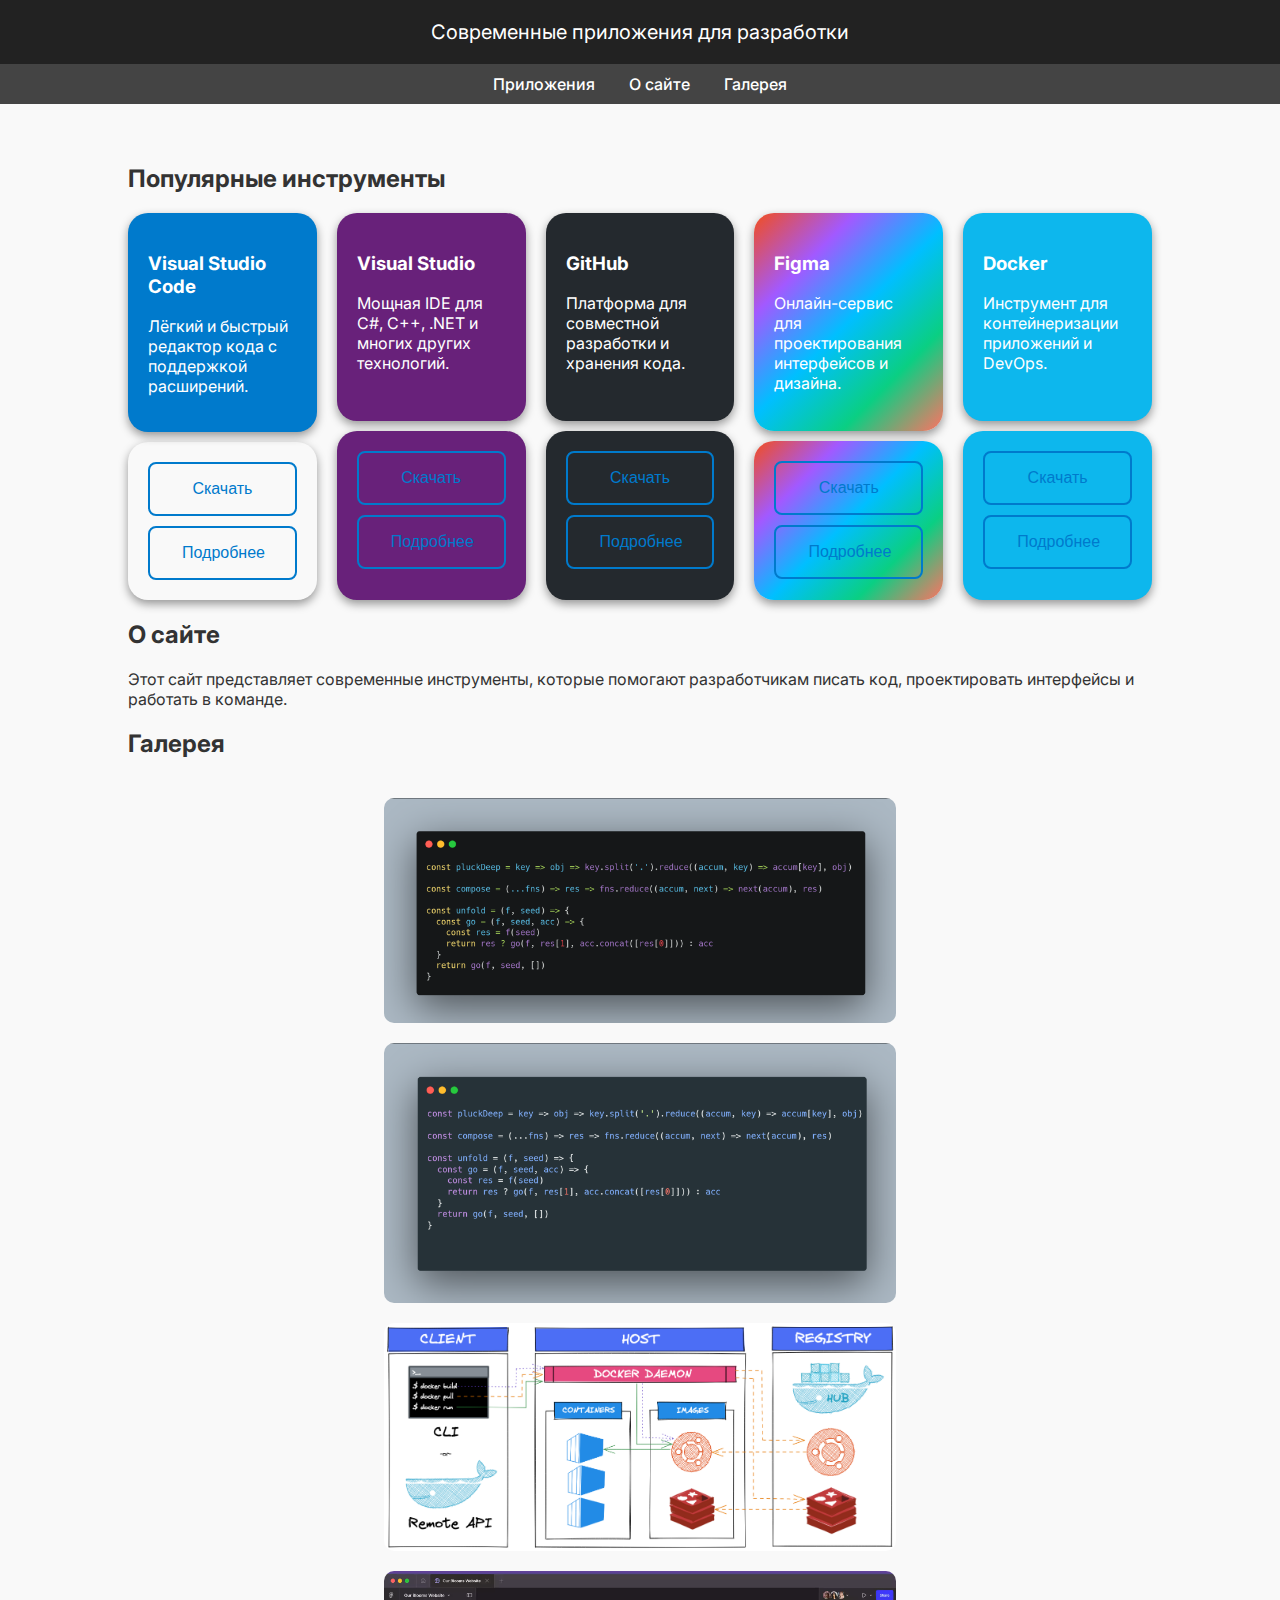
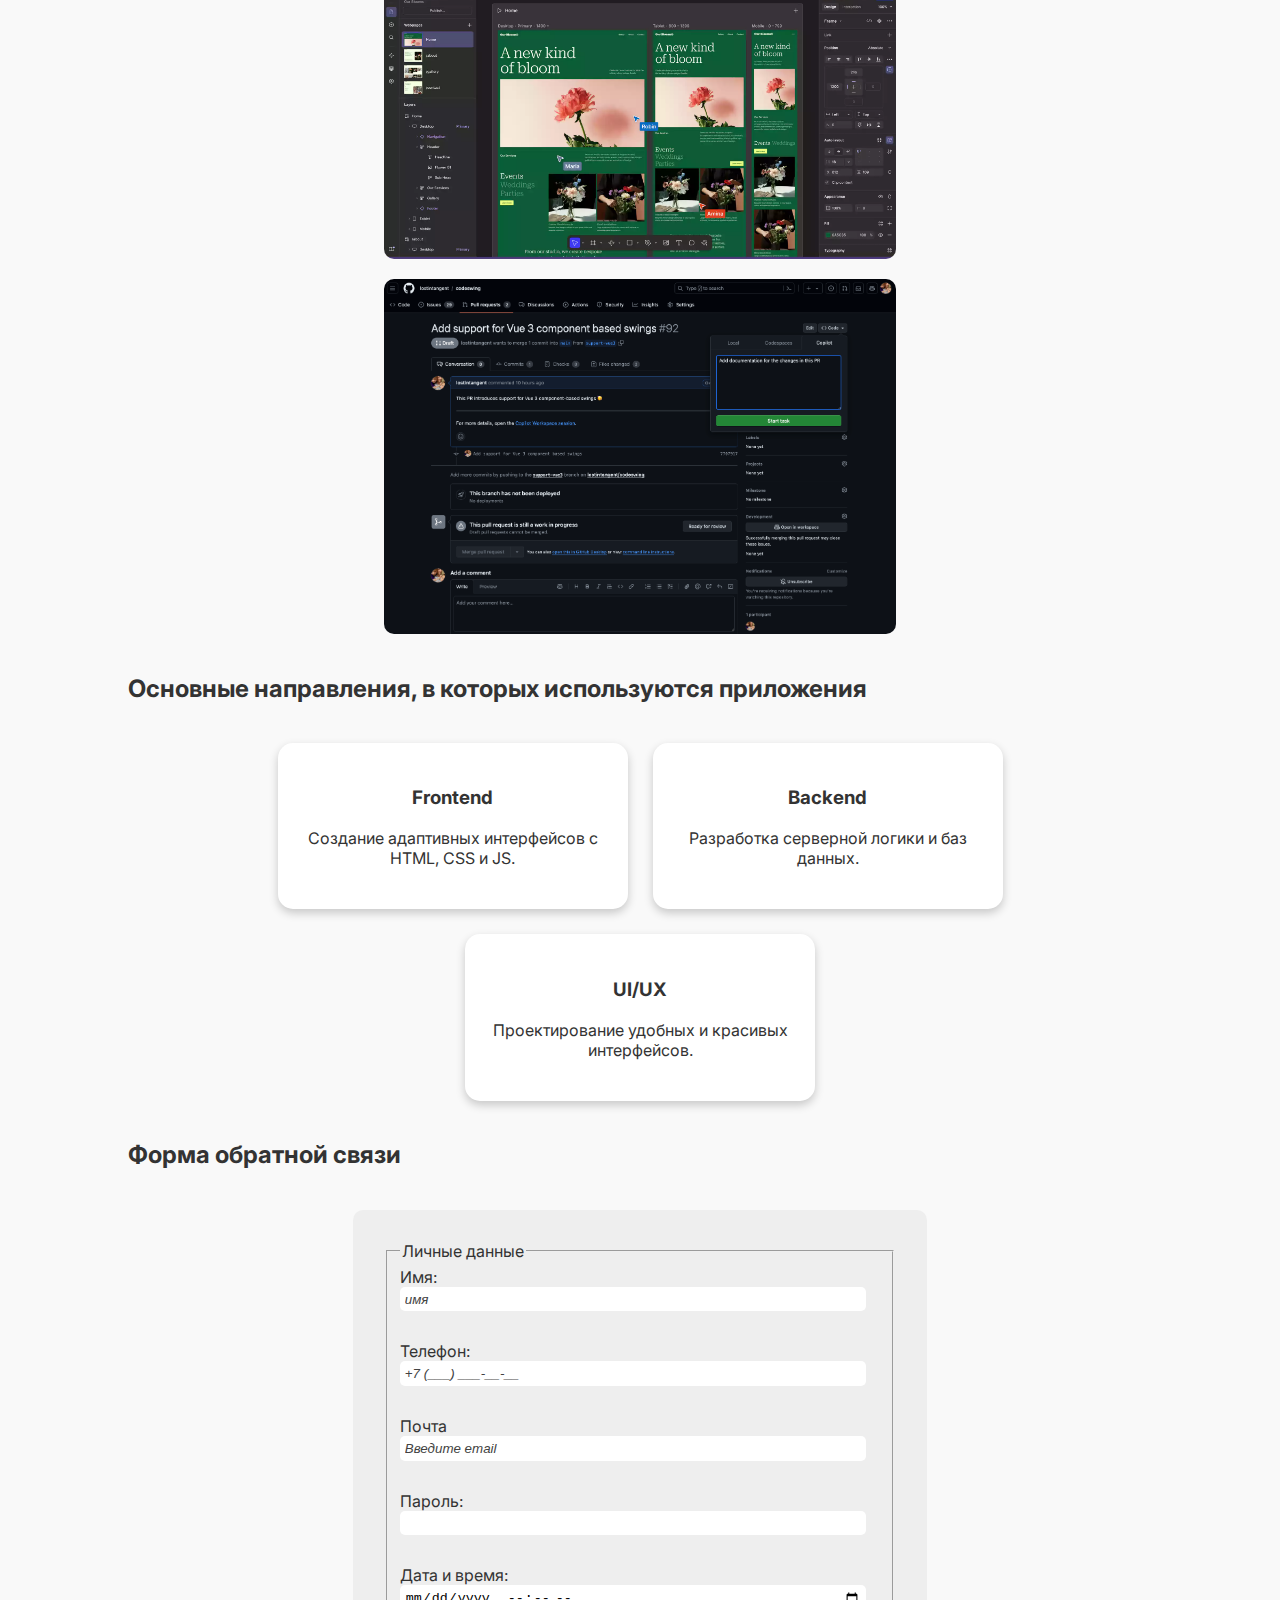
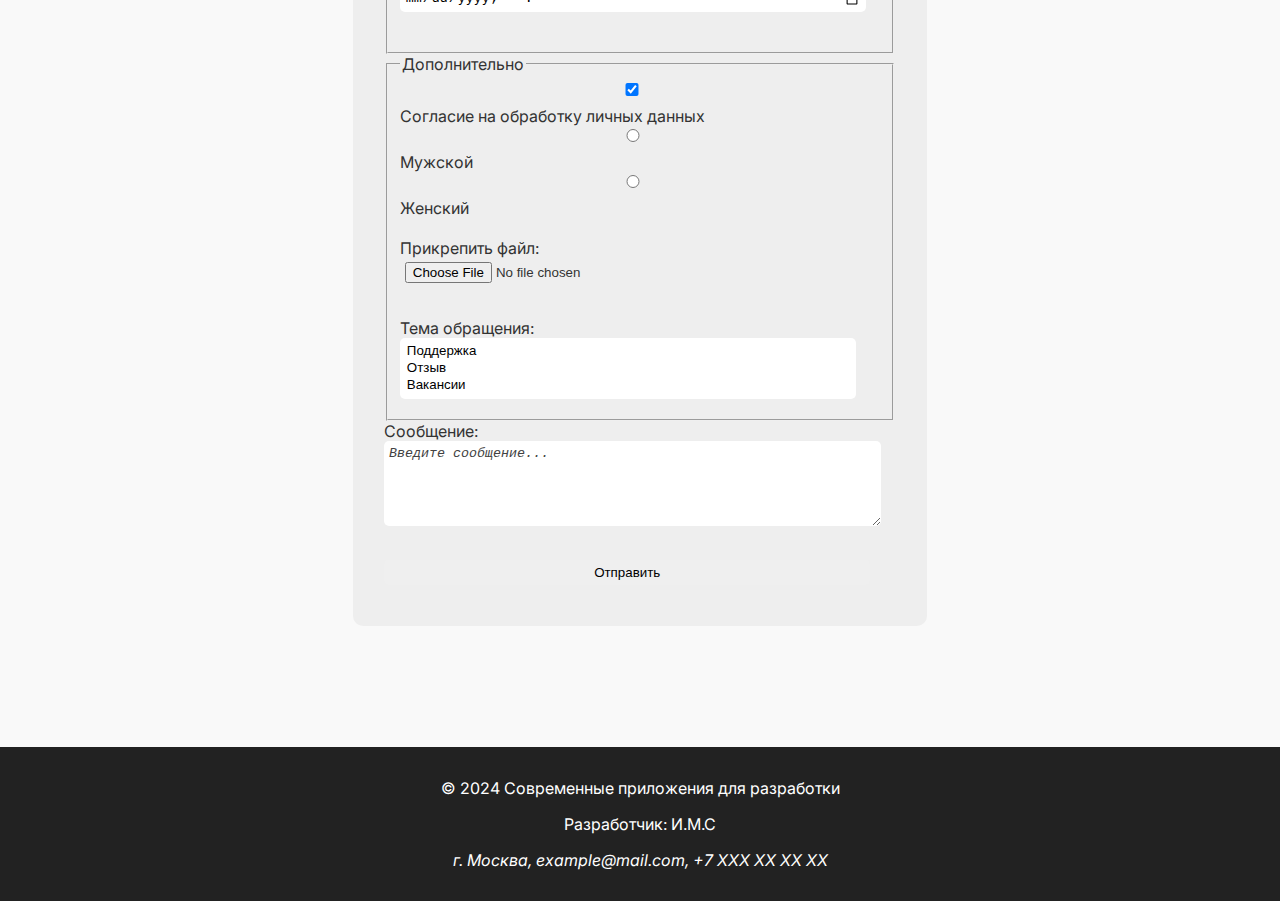
<file: index.html>
<!DOCTYPE html>
<html lang="ru">
<head>
    <meta charset="UTF-8">
    <meta name="viewport" content="width=device-width, initial-scale=1.0">
    <title>Современные приложения для разработки</title>
    <link href="https://fonts.googleapis.com/css2?family=Inter:wght@400;600&display=swap" rel="stylesheet">
    <link rel="stylesheet" href="style.css">
    <link rel="stylesheet" href="buttonAnim.css">
    <link rel="stylesheet" href="burgerMenu.css">
    <link rel="stylesheet" href="gallery.css">
    <script src="logic.js"></script>
</head>
<body>
    <header class="header">
        <span class="site-title">Современные приложения для разработки</span>
    </div>
    
    <input type="checkbox" id="burger-toggle">
    <label for="burger-toggle" class="burger">
        <span></span>
    </label>
        <nav class="burger-menu">
            <a href="#apps">Приложения</a>
            <a href="#about">О сайте</a>
            <a href="#gallery">Галерея</a>
            <a href="#form">Контакты</a>
        </nav>
    </header>

    <nav class="nav">
        <a href="#apps">Приложения</a>
        <a href="#about">О сайте</a>
        <a href="#gallery">Галерея</a>
    </nav>

    <main class="main">
        <section id="apps">
            <h2>Популярные инструменты</h2>
            <div class="app-grid">
                <!-- Visual Studio Code -->
                <div class="app-grid-column">
                    <div class="app-card vscode" onclick="OnClickButton('vscode')">
                        <h3>Visual Studio Code</h3>
                        <p>Лёгкий и быстрый редактор кода с поддержкой расширений.</p>
                    </div>
                    <div class="app-card" style="text-align: center;">
                        <div class="app-grid-column">
                        <button class="btn slide" onclick="OnClickButton('https://code.visualstudio.com/download')">Скачать</button>
                        <button class="btn slide" onclick="OnClickButton('vscode')">Подробнее</button>
                        </div>
                    </div>
                </div>

                <!-- Visual Studio -->
                <div class="app-grid-column">
                    <div class="app-card vs" onclick="OnClickButton('visualstudio')">
                        <h3>Visual Studio</h3>
                        <p>Мощная IDE для C#, C++, .NET и многих других технологий.</p>
                    </div>
                    <div class="app-card vs" style="text-align: center;">
                        <div class="app-grid-column">
                        <button class="btn slide" onclick="OnClickButton('https://visualstudio.microsoft.com/ru/downloads/')">Скачать</button>
                        <button class="btn slide" onclick="OnClickButton('visualstudio')">Подробнее</button>
                        </div>
                    </div>
                </div>

                <!-- GitHub --> <!-- скорее всего надо будет поменять на GitHub Desktop-->
                <div class="app-grid-column">
                    <div class="app-card github" onclick="OnClickButton('github')">
                        <h3>GitHub</h3>
                        <p>Платформа для совместной разработки и хранения кода.</p>
                    </div>
                    <div class="app-card github" style="text-align: center;">
                        <div class="app-grid-column">
                        <button class="btn slide" onclick="OnClickButton('https://github.com/')">Скачать</button>
                        <button class="btn slide" onclick="OnClickButton('github')">Подробнее</button>
                        </div>
                    </div>
                </div>

                <!-- Figma -->
                <div class="app-grid-column">
                    <div class="app-card figma" onclick="OnClickButton('figma')">
                        <h3>Figma</h3>
                        <p>Онлайн-сервис для проектирования интерфейсов и дизайна.</p>
                    </div>
                    <div class="app-card figma" style="text-align: center;">
                        <div class="app-grid-column">
                        <button class="btn slide" onclick="OnClickButton('https://www.figma.com/')">Скачать</button>
                        <button class="btn slide" onclick="OnClickButton('figma')">Подробнее</button>
                        </div>
                    </div>
                </div>

                <!-- Docker --> <!-- скорее всего под нож-->
                <div class="app-grid-column">
                    <div class="app-card docker" onclick="OnClickButton('docker')">
                        <h3>Docker</h3>
                        <p>Инструмент для контейнеризации приложений и DevOps.</p>
                    </div>
                    <div class="app-card docker" style="text-align: center;">
                        <div class="app-grid-column">
                        <button class="btn slide" onclick="OnClickButton('https://www.docker.com/products/docker-desktop/')">Скачать</button>
                        <button class="btn slide" onclick="OnClickButton('docker')">Подробнее</button>
                        </div>
                    </div>
                </div>
            </div>
        </section>

        <section id="about">
            <h2>О сайте</h2>
            <p>Этот сайт представляет современные инструменты, которые помогают разработчикам писать код, проектировать интерфейсы и работать в команде.</p>
        </section> 

        <section id="gallery">
            <h2>Галерея</h2>
            <div class="gallery">
                <img src="images/code1.png" alt="VS Code">
                <img src="images/code2.png" alt="Visual Studio">
                <img src="images/docker.png" alt="Docker">
                <img src="images/figma.png" alt="Figma">
                <img src="images/github.png" alt="GitHub">
            </div>

        <section id="cards">
            <h2>Основные направления, в которых используются приложения</h2>
            <div class="card-container">
                <div class="card one">
                    <h3>Frontend</h3>
                    <p>Создание адаптивных интерфейсов с HTML, CSS и JS.</p>
                </div>
                <div class="card two">
                    <h3>Backend</h3>
                    <p>Разработка серверной логики и баз данных.</p>
                </div>
                <div class="card three">
                    <h3>UI/UX</h3>
                    <p>Проектирование удобных и красивых интерфейсов.</p>
                </div>
            </div>
        <!-- <section id="video-section">
        <div class="video-wrapper">
            <video src="videos/button8.mp4" controls></video>
            <div class="video-info", style="text-align: center;">
            <span>Подпись к видео</span>
            </div>
        </div> -->
        </section>


        <section id="form">
            <h2>Форма обратной связи</h2>
            <form method="post" class="feedback-form">
                <fieldset>
                    <legend>Личные данные</legend>
                    <label for="name">Имя:</label>
                    <input type="text" id="name" name="name" placeholder="имя" min="2" max="40"><br><br>

                    <label for="phone">Телефон:</label>
                    <input type="tel" id="phone" name="phone" placeholder="+7 (___) ___-__-__"><br><br>

                    <label for="email">Почта</label>
                    <input type="email" id="email" name="email" placeholder="Введите email" required><br><br>

                    <label for="pass">Пароль:</label>
                    <input type="password" id="pass" name="pass" required min="6"><br><br>

                    <label for="date">Дата и время:</label>
                    <input type="datetime-local" id="date" name="date"><br><br>
                </fieldset>

                <fieldset>
                    <legend>Дополнительно</legend>
                    <label><input type="checkbox" name="subscribe" checked required> Согласие на обработку личных данных</label><br>
                    <label><input type="radio" name="gender" value="male" required> Мужской</label>
                    <label><input type="radio" name="gender" value="female" required> Женский</label><br><br>

                    <label for="file">Прикрепить файл:</label>
                    <input type="file" id="file" name="file"><br><br>

                    <label for="topic">Тема обращения:</label>
                    <select id="topic" name="topic" size="3" multiple required>
                        <option value="help">Поддержка</option>
                        <option value="feedback">Отзыв</option>
                        <option value="job">Вакансии</option>
                    </select>
                </fieldset>

                <label for="message">Сообщение:</label><br>
                <textarea id="message" name="message" cols="40" rows="5" placeholder="Введите сообщение..." maxlength="250" minlength="10" required></textarea><br><br>

                <button type="submit">Отправить</button>
            </form>
        </section>
    </main>

    <footer class="footer">
        <p>© 2024 Современные приложения для разработки</p>
        <p>Разработчик: И.М.С 
            <address>г. Москва, 
                <a>example@mail.com</a>, 
                <a>+7 XXX XX XX XX</a>
            </address>
        </p>
    </footer>
</body>
</html>
</file>
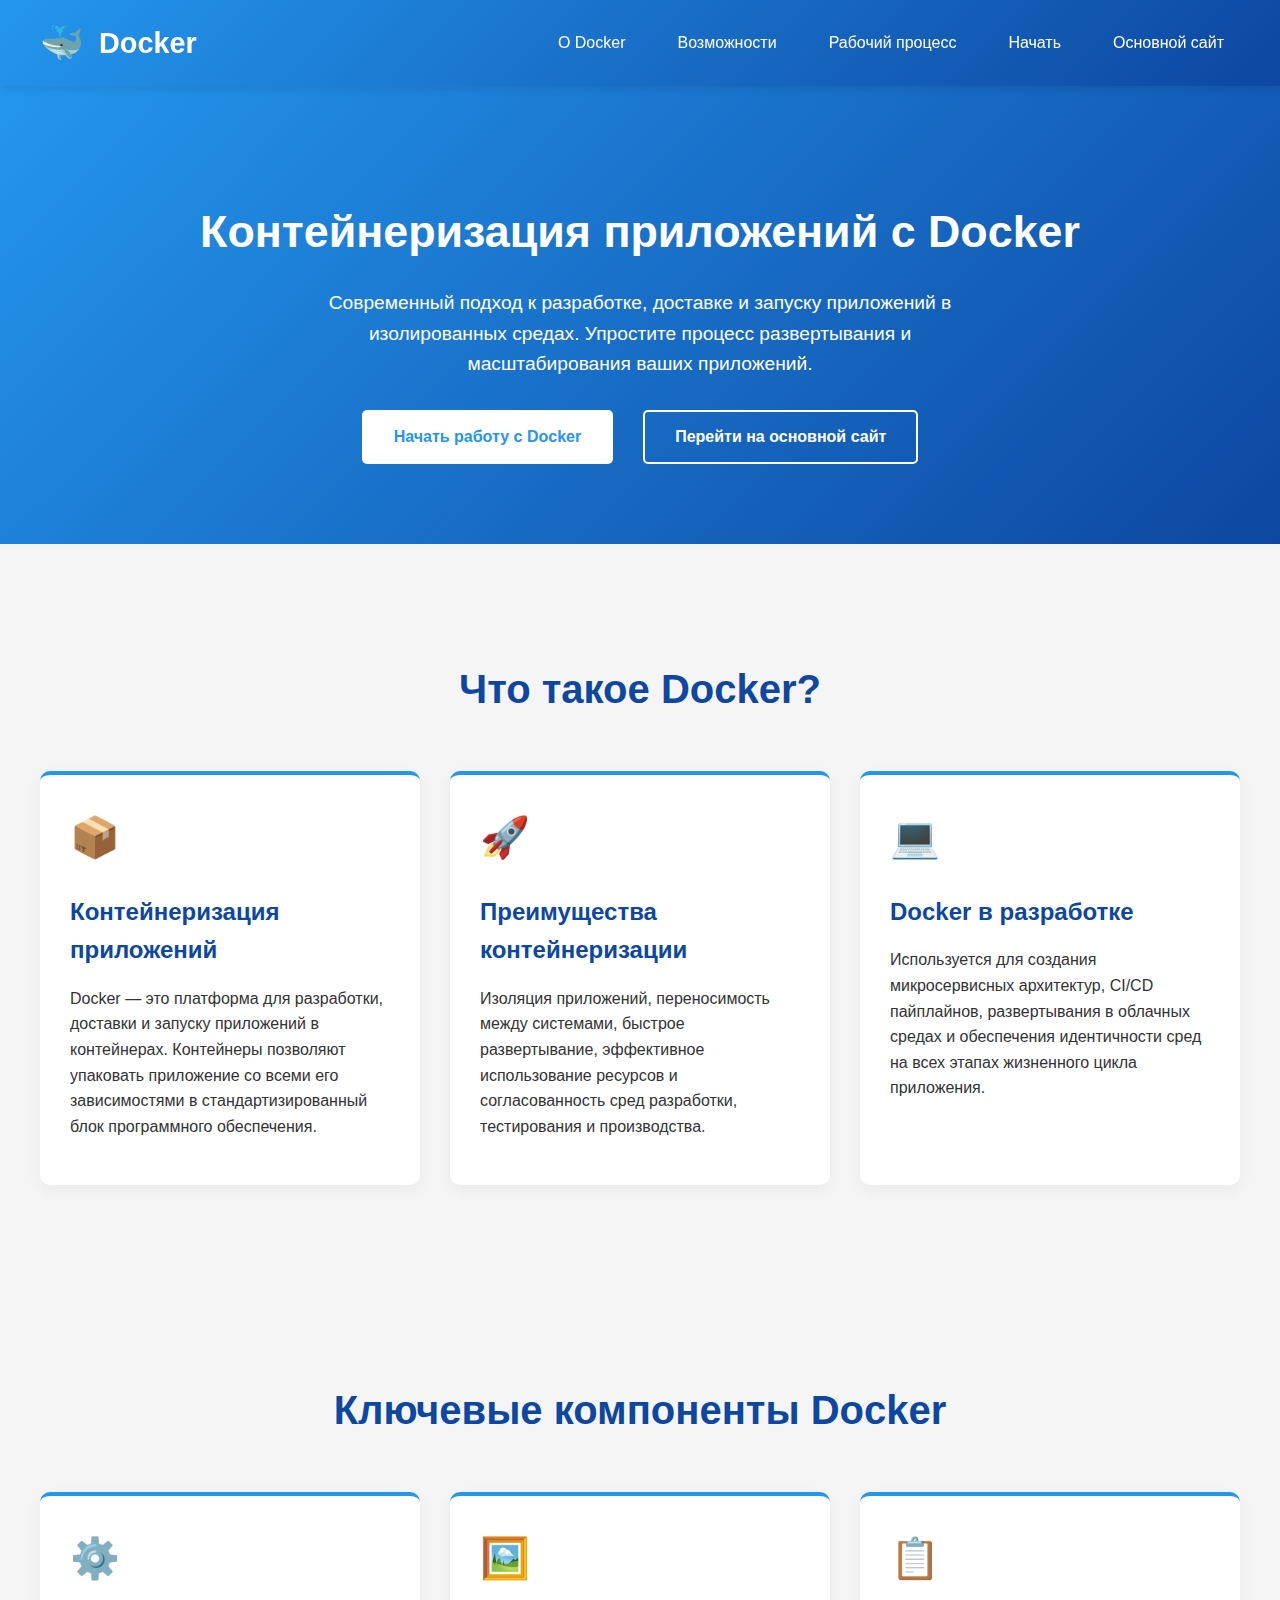
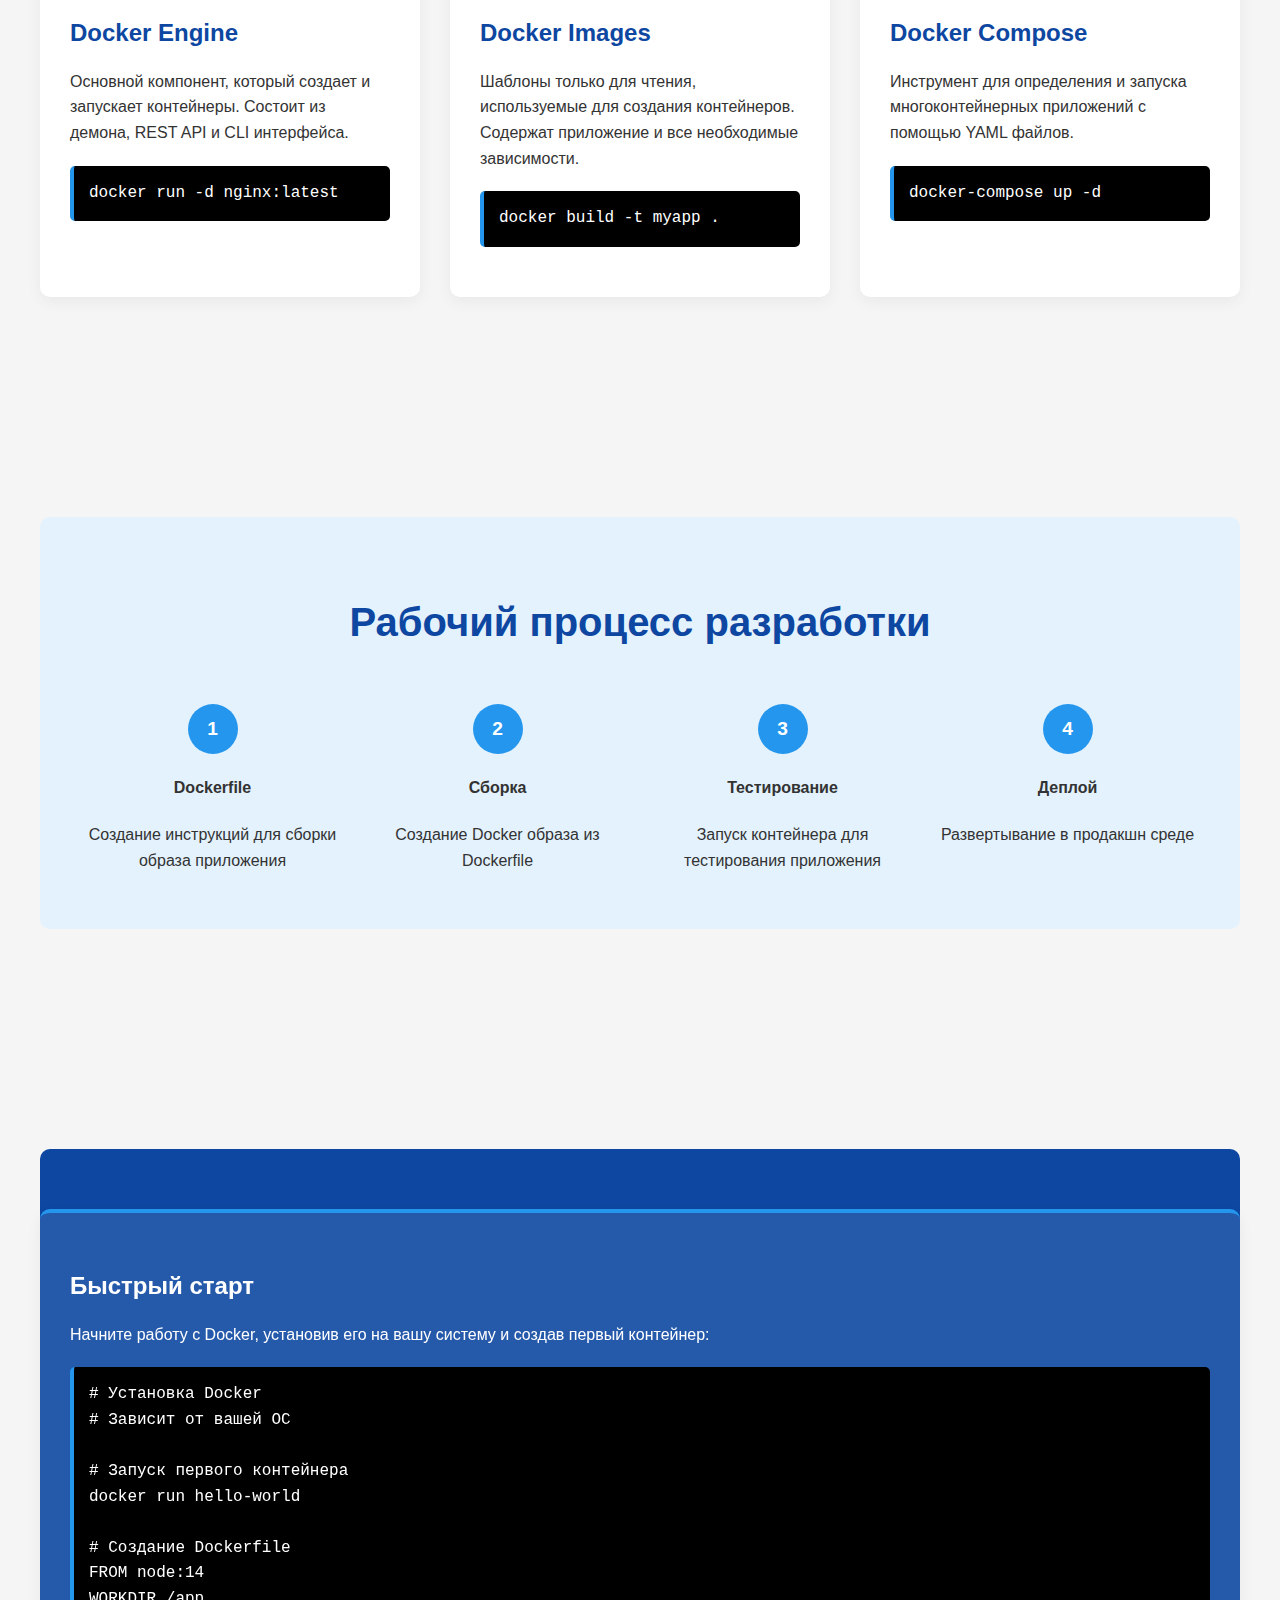
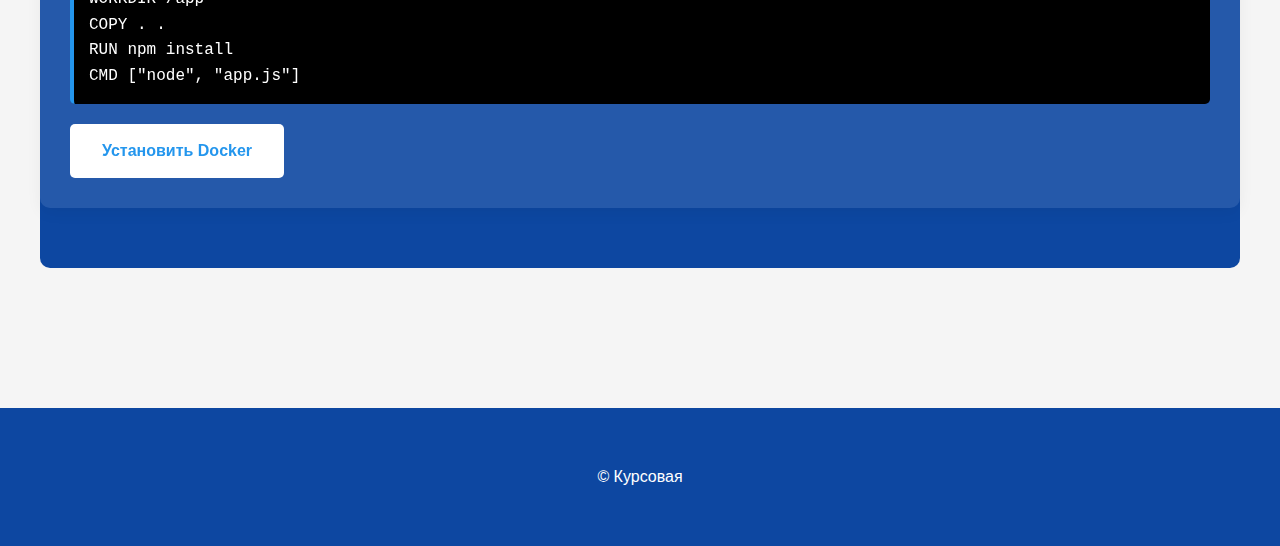
<file: docker/docker.html>
<!DOCTYPE html>
<html lang="ru">
<head>
    <meta charset="UTF-8">
    <meta name="viewport" content="width=device-width, initial-scale=1.0">
    <title>Docker</title>
    <link rel="stylesheet" href="dockerStyle.css">
</head>
<body>
    <main>
        <header class="header">
            <div class="container">
                <div class="header-content">
                    <div class="logo">
                        <div class="logo-icon">🐳</div>
                        <div class="logo-text">Docker</div>
                    </div>
                    <input type="checkbox" id="menuToggle" class="menu-toggle">
                    <label for="menuToggle" class="menu-button">
                        <span class="menu-line"></span>
                        <span class="menu-line"></span>
                        <span class="menu-line"></span>
                    </label>
                    <nav class="nav">
                        <a href="#about">О Docker</a>
                        <a href="#features">Возможности</a>
                        <a href="#workflow">Рабочий процесс</a>
                        <a href="#start">Начать</a>
                        <a href="../index.html">Основной сайт</a>
                    </nav>
                </div>
            </div>
        </header>

        <section class="hero">
            <div class="container">
                <h1>Контейнеризация приложений с Docker</h1>
                <p>Современный подход к разработке, доставке и запуску приложений в изолированных средах. Упростите процесс развертывания и масштабирования ваших приложений.</p>
                <div class="btn-container">
                    <a href="#start" class="btn">Начать работу с Docker</a>
                    <a href="../index.html" class="btn btn-secondary">Перейти на основной сайт</a>
                </div>
            </div>
        </section>

        <section class="section" id="about">
            <div class="container">
                <h2 class="section-title">Что такое Docker?</h2>
                <div class="features">
                    <div class="feature-card">
                        <div class="feature-icon">📦</div>
                        <h3>Контейнеризация приложений</h3>
                        <p>Docker — это платформа для разработки, доставки и запуску приложений в контейнерах. Контейнеры позволяют упаковать приложение со всеми его зависимостями в стандартизированный блок программного обеспечения.</p>
                    </div>
                    <div class="feature-card">
                        <div class="feature-icon">🚀</div>
                        <h3>Преимущества контейнеризации</h3>
                        <p>Изоляция приложений, переносимость между системами, быстрое развертывание, эффективное использование ресурсов и согласованность сред разработки, тестирования и производства.</p>
                    </div>
                    <div class="feature-card">
                        <div class="feature-icon">💻</div>
                        <h3>Docker в разработке</h3>
                        <p>Используется для создания микросервисных архитектур, CI/CD пайплайнов, развертывания в облачных средах и обеспечения идентичности сред на всех этапах жизненного цикла приложения.</p>
                    </div>
                </div>
            </div>
        </section>

        <section class="section" id="features">
            <div class="container">
                <h2 class="section-title">Ключевые компоненты Docker</h2>
                <div class="features">
                    <div class="feature-card">
                        <div class="feature-icon">⚙️</div>
                        <h3>Docker Engine</h3>
                        <p>Основной компонент, который создает и запускает контейнеры. Состоит из демона, REST API и CLI интерфейса.</p>
                        <div class="code-block">docker run -d nginx:latest</div>
                    </div>
                    <div class="feature-card">
                        <div class="feature-icon">🖼️</div>
                        <h3>Docker Images</h3>
                        <p>Шаблоны только для чтения, используемые для создания контейнеров. Содержат приложение и все необходимые зависимости.</p>
                        <div class="code-block">docker build -t myapp .</div>
                    </div>
                    <div class="feature-card">
                        <div class="feature-icon">📋</div>
                        <h3>Docker Compose</h3>
                        <p>Инструмент для определения и запуска многоконтейнерных приложений с помощью YAML файлов.</p>
                        <div class="code-block">docker-compose up -d</div>
                    </div>
                </div>
            </div>
        </section>

        <section class="section" id="workflow">
            <div class="container">
                <div class="workflow">
                    <h2 class="section-title">Рабочий процесс разработки</h2>
                    <div class="workflow-steps">
                        <div class="step">
                            <div class="step-number">1</div>
                            <h4>Dockerfile</h4>
                            <p>Создание инструкций для сборки образа приложения</p>
                        </div>
                        <div class="step">
                            <div class="step-number">2</div>
                            <h4>Сборка</h4>
                            <p>Создание Docker образа из Dockerfile</p>
                        </div>
                        <div class="step">
                            <div class="step-number">3</div>
                            <h4>Тестирование</h4>
                            <p>Запуск контейнера для тестирования приложения</p>
                        </div>
                        <div class="step">
                            <div class="step-number">4</div>
                            <h4>Деплой</h4>
                            <p>Развертывание в продакшн среде</p>
                        </div>
                    </div>
                </div>
            </div>
        </section>

        <section class="section" id="start">
            <div class="container">
                <div class="quick-start">
                    <div class="feature-card">
                        <h3>Быстрый старт</h3>
                        <p>Начните работу с Docker, установив его на вашу систему и создав первый контейнер:</p>
                        <div class="code-block">
                            # Установка Docker<br>
                            # Зависит от вашей ОС<br><br>
                            
                            # Запуск первого контейнера<br>
                            docker run hello-world<br><br>
                            
                            # Создание Dockerfile<br>
                            FROM node:14<br>
                            WORKDIR /app<br>
                            COPY . .<br>
                            RUN npm install<br>
                            CMD ["node", "app.js"]
                        </div>
                        <a href="https://docs.docker.com/get-docker/" target="_blank" class="btn">Установить Docker</a>
                    </div>
                </div>
            </div>
        </section>

        <footer class="footer">
                <p>© Курсовая</p>
        </footer>
    </main>
</body>
</html>
</file>
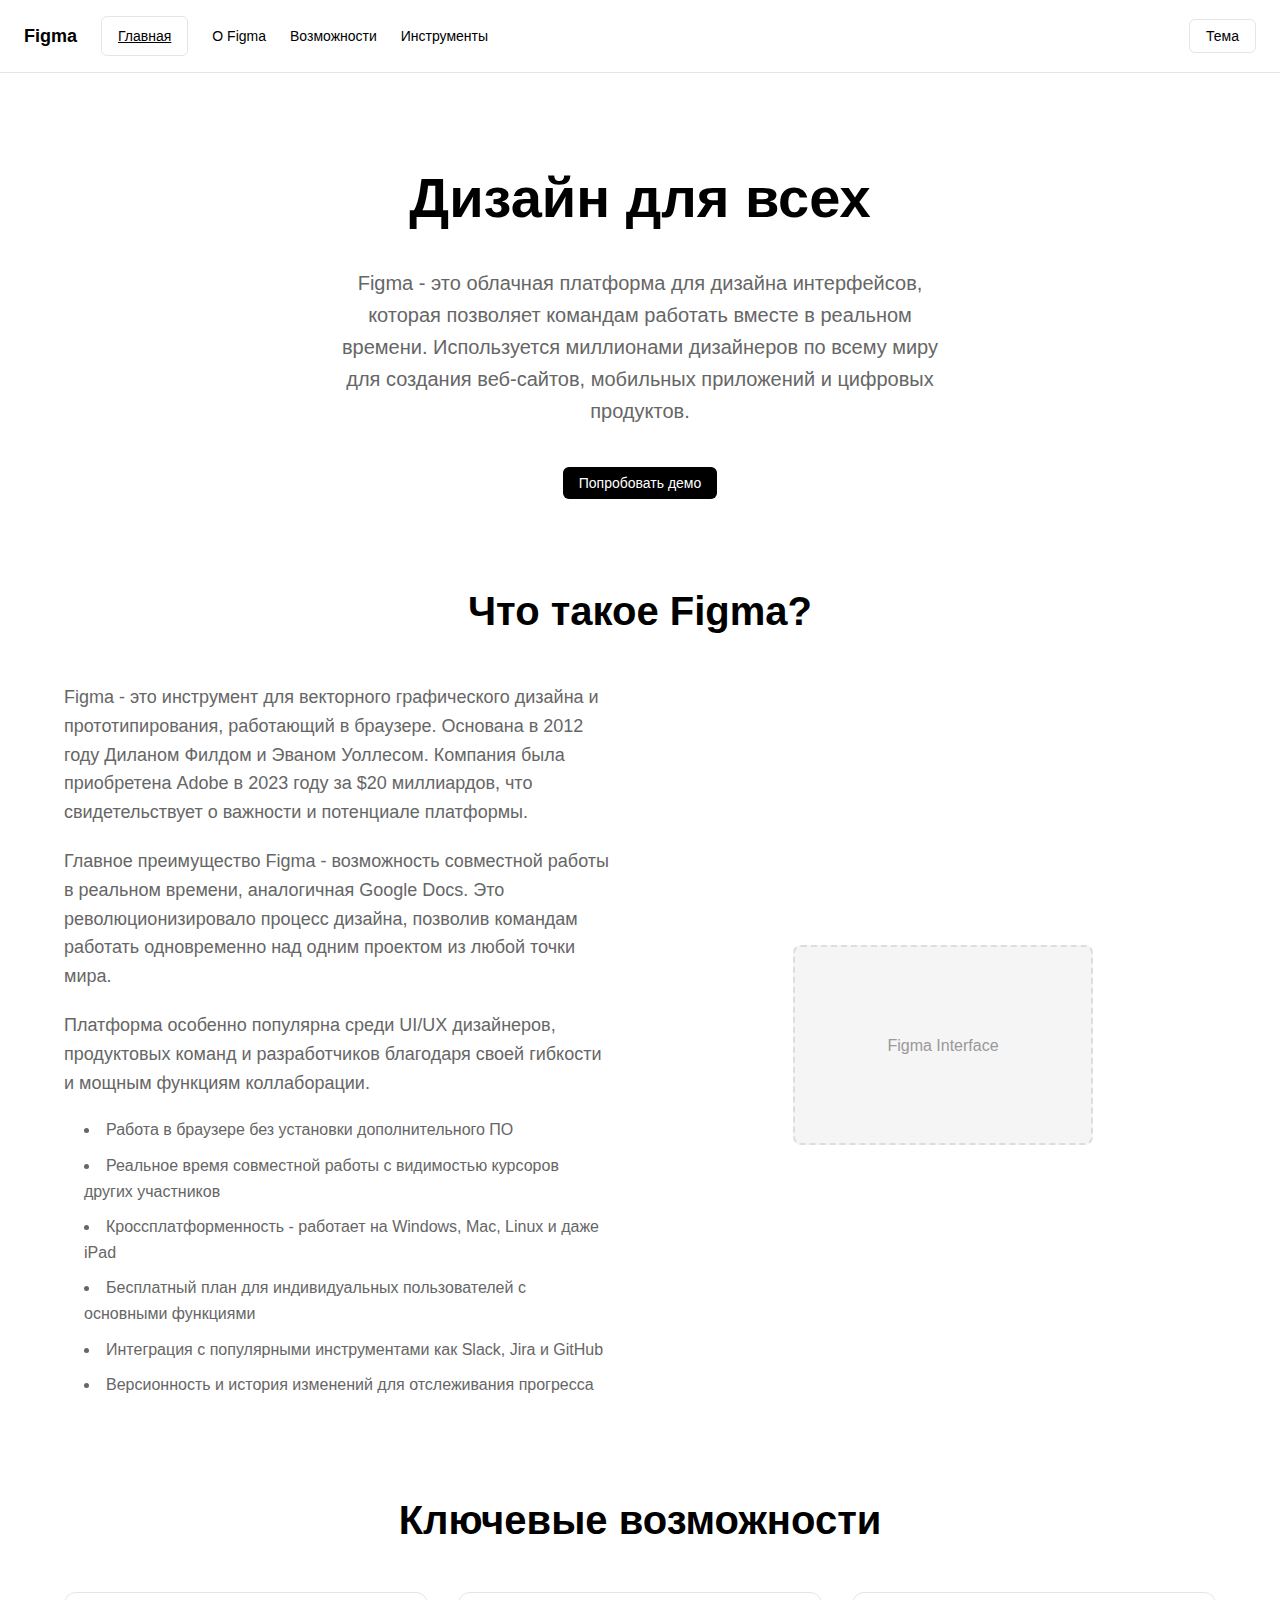
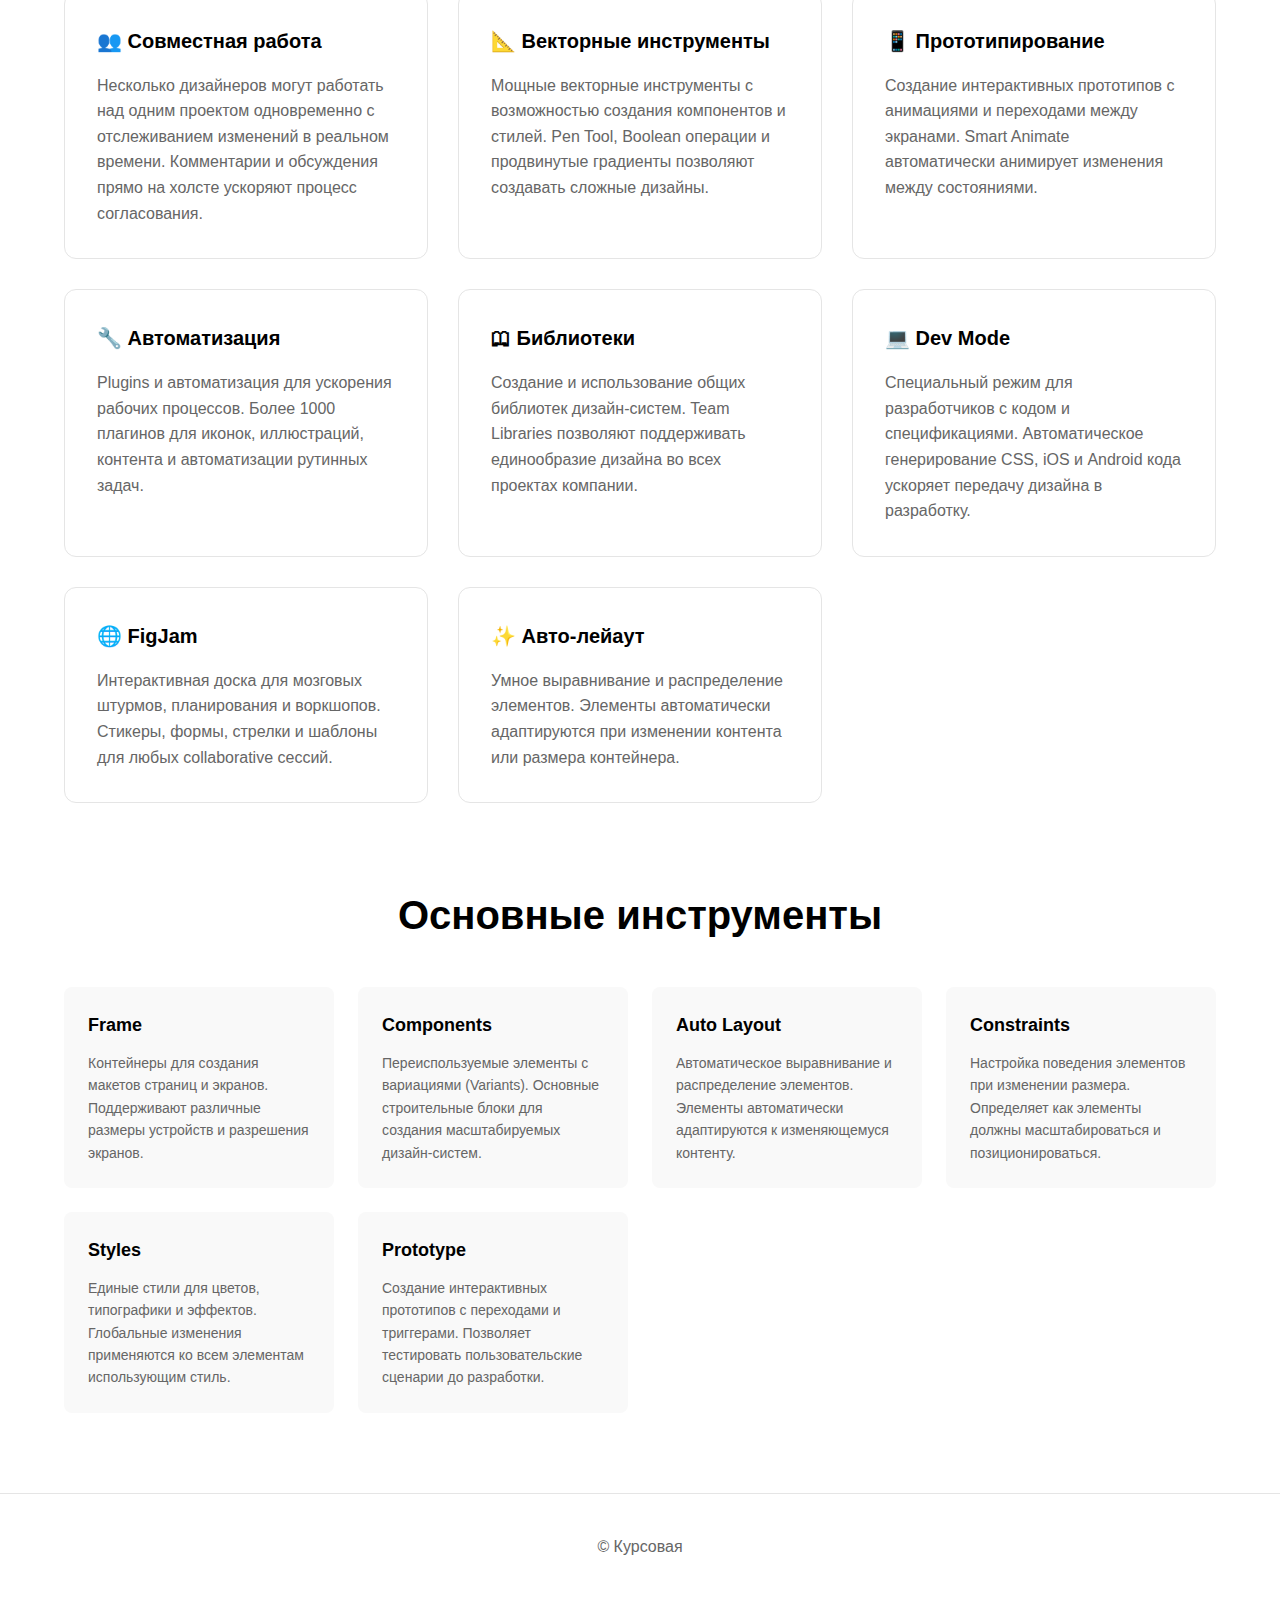
<file: figma/figma.html>
<!DOCTYPE html>
<html lang="ru">
<head>
    <meta charset="UTF-8">
    <meta name="viewport" content="width=device-width, initial-scale=1.0">
    <title>Figma</title>
    <link rel="stylesheet" href="figmaStyle.css">
</head>
<body>
    <nav class="navbar">
        <div class="nav-left">
            <div class="logo">Figma</div>
            <a href="../index.html" class="btn btn-outline">Главная</a>
            <div class="nav-links">
                <a href="#about">О Figma</a>
                <a href="#features">Возможности</a>
                <a href="#tools">Инструменты</a>
            </div>
        </div>
        <div class="nav-right">
            <button class="btn btn-outline" id="themeToggle">Тема</button>
        </div>
    </nav>

    <main>
        <section class="hero">
            <h1>Дизайн для всех</h1>
            <p>Figma - это облачная платформа для дизайна интерфейсов, которая позволяет командам работать вместе в реальном времени. Используется миллионами дизайнеров по всему миру для создания веб-сайтов, мобильных приложений и цифровых продуктов.</p>
            <button class="btn" id="tryDemo">Попробовать демо</button>
        </section>

        <section class="about" id="about">
            <h2>Что такое Figma?</h2>
            <div class="content-grid">
                <div class="text-content">
                    <p>Figma - это инструмент для векторного графического дизайна и прототипирования, работающий в браузере. Основана в 2012 году Диланом Филдом и Эваном Уоллесом. Компания была приобретена Adobe в 2023 году за $20 миллиардов, что свидетельствует о важности и потенциале платформы.</p>
                    <p>Главное преимущество Figma - возможность совместной работы в реальном времени, аналогичная Google Docs. Это революционизировало процесс дизайна, позволив командам работать одновременно над одним проектом из любой точки мира.</p>
                    <p>Платформа особенно популярна среди UI/UX дизайнеров, продуктовых команд и разработчиков благодаря своей гибкости и мощным функциям коллаборации.</p>
                    <ul>
                        <li>Работа в браузере без установки дополнительного ПО</li>
                        <li>Реальное время совместной работы с видимостью курсоров других участников</li>
                        <li>Кроссплатформенность - работает на Windows, Mac, Linux и даже iPad</li>
                        <li>Бесплатный план для индивидуальных пользователей с основными функциями</li>
                        <li>Интеграция с популярными инструментами как Slack, Jira и GitHub</li>
                        <li>Версионность и история изменений для отслеживания прогресса</li>
                    </ul>
                </div>
                <div class="image-placeholder">
                    <div class="placeholder-box">Figma Interface</div>
                </div>
            </div>
        </section>

        <section class="features" id="features">
            <h2>Ключевые возможности</h2>
            <div class="features-grid">
                <div class="feature-card">
                    <h3>👥 Совместная работа</h3>
                    <p>Несколько дизайнеров могут работать над одним проектом одновременно с отслеживанием изменений в реальном времени. Комментарии и обсуждения прямо на холсте ускоряют процесс согласования.</p>
                </div>
                <div class="feature-card">
                    <h3>📐 Векторные инструменты</h3>
                    <p>Мощные векторные инструменты с возможностью создания компонентов и стилей. Pen Tool, Boolean операции и продвинутые градиенты позволяют создавать сложные дизайны.</p>
                </div>
                <div class="feature-card">
                    <h3>📱 Прототипирование</h3>
                    <p>Создание интерактивных прототипов с анимациями и переходами между экранами. Smart Animate автоматически анимирует изменения между состояниями.</p>
                </div>
                <div class="feature-card">
                    <h3>🔧 Автоматизация</h3>
                    <p>Plugins и автоматизация для ускорения рабочих процессов. Более 1000 плагинов для иконок, иллюстраций, контента и автоматизации рутинных задач.</p>
                </div>
                <div class="feature-card">
                    <h3>🕮 Библиотеки</h3>
                    <p>Создание и использование общих библиотек дизайн-систем. Team Libraries позволяют поддерживать единообразие дизайна во всех проектах компании.</p>
                </div>
                <div class="feature-card">
                    <h3>💻 Dev Mode</h3>
                    <p>Специальный режим для разработчиков с кодом и спецификациями. Автоматическое генерирование CSS, iOS и Android кода ускоряет передачу дизайна в разработку.</p>
                </div>
                <div class="feature-card">
                    <h3>🌐 FigJam</h3>
                    <p>Интерактивная доска для мозговых штурмов, планирования и воркшопов. Стикеры, формы, стрелки и шаблоны для любых collaborative сессий.</p>
                </div>
                <div class="feature-card">
                    <h3>✨ Авто-лейаут</h3>
                    <p>Умное выравнивание и распределение элементов. Элементы автоматически адаптируются при изменении контента или размера контейнера.</p>
                </div>
            </div>
        </section>

        <section class="tools" id="tools">
            <h2>Основные инструменты</h2>
            <div class="tools-list">
                <div class="tool-item">
                    <h4>Frame</h4>
                    <p>Контейнеры для создания макетов страниц и экранов. Поддерживают различные размеры устройств и разрешения экранов.</p>
                </div>
                <div class="tool-item">
                    <h4>Components</h4>
                    <p>Переиспользуемые элементы с вариациями (Variants). Основные строительные блоки для создания масштабируемых дизайн-систем.</p>
                </div>
                <div class="tool-item">
                    <h4>Auto Layout</h4>
                    <p>Автоматическое выравнивание и распределение элементов. Элементы автоматически адаптируются к изменяющемуся контенту.</p>
                </div>
                <div class="tool-item">
                    <h4>Constraints</h4>
                    <p>Настройка поведения элементов при изменении размера. Определяет как элементы должны масштабироваться и позиционироваться.</p>
                </div>
                <div class="tool-item">
                    <h4>Styles</h4>
                    <p>Единые стили для цветов, типографики и эффектов. Глобальные изменения применяются ко всем элементам использующим стиль.</p>
                </div>
                <div class="tool-item">
                    <h4>Prototype</h4>
                    <p>Создание интерактивных прототипов с переходами и триггерами. Позволяет тестировать пользовательские сценарии до разработки.</p>
                </div>
            </div>
        </section>
    </main>

    <footer>
        <p>© Курсовая</p>
        </div>
    </footer>

    <script src="figmaLogic.js"></script>
</body>
</html>
</file>
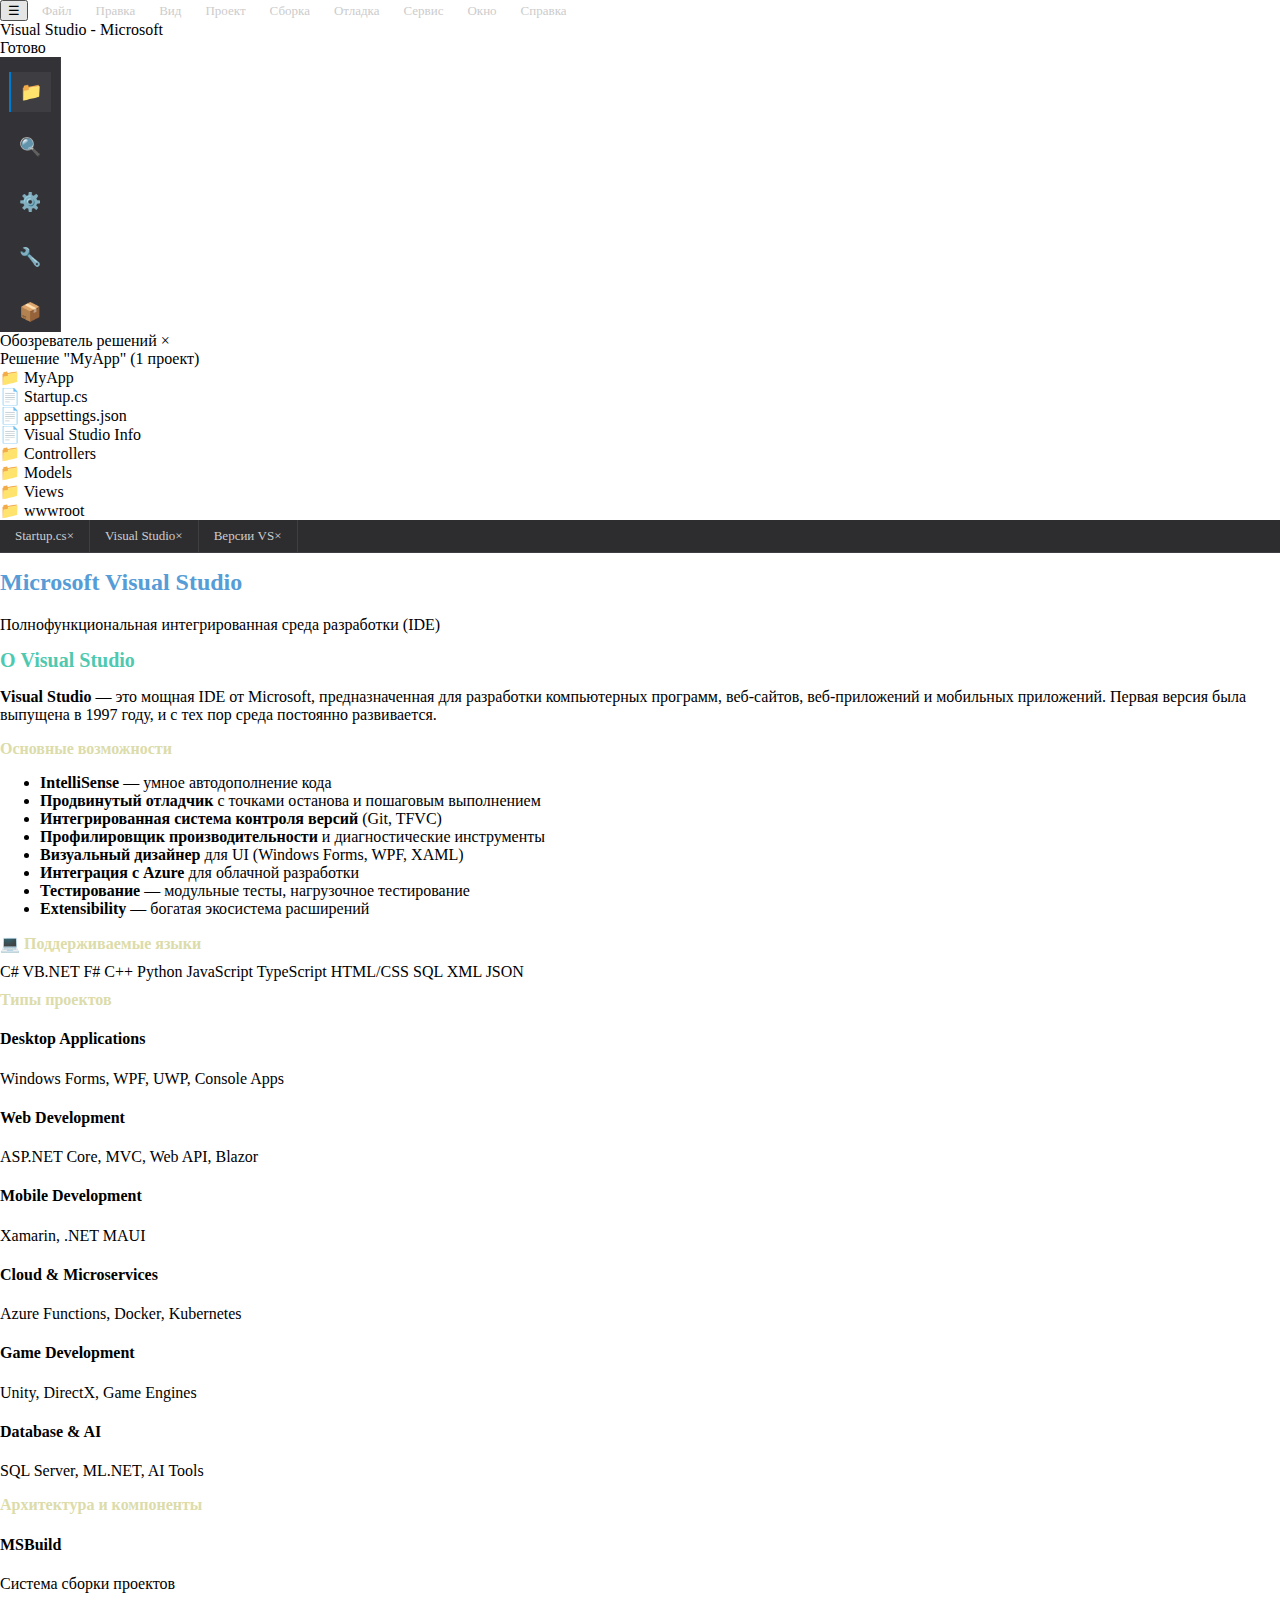
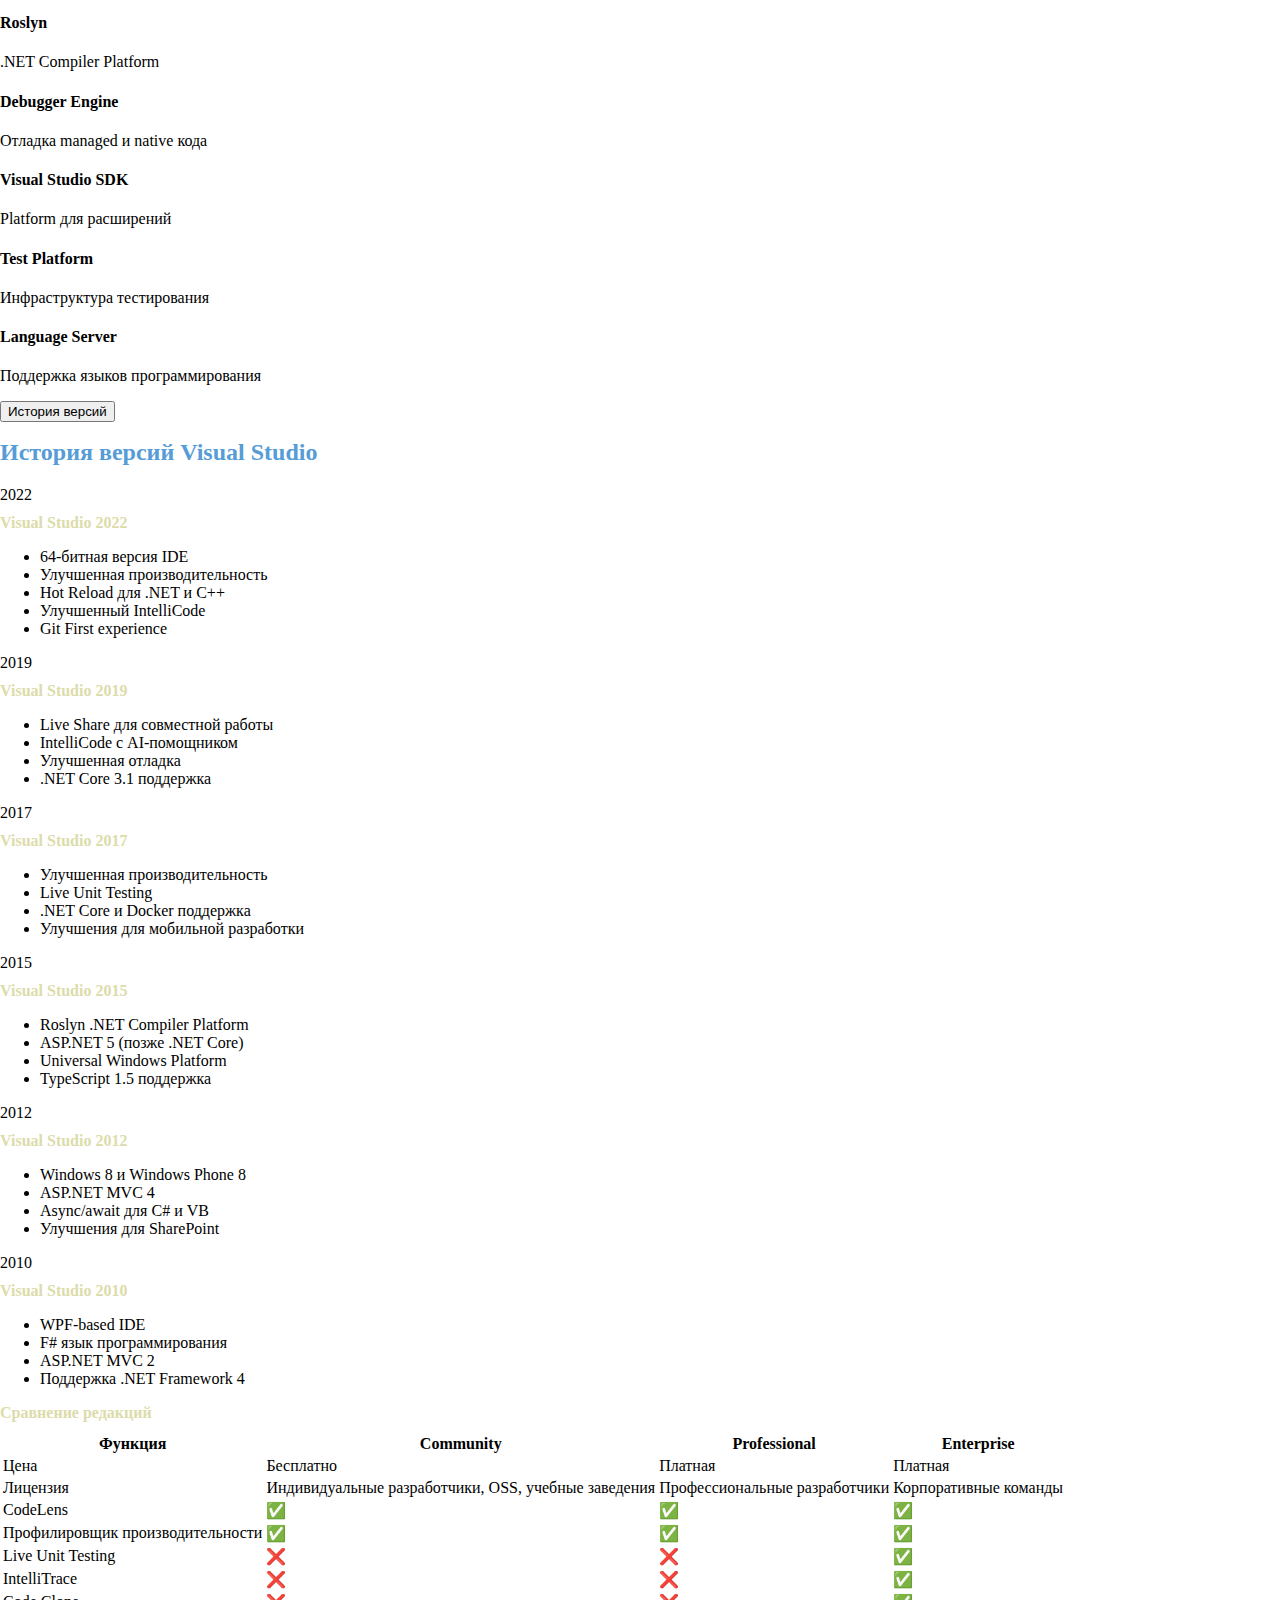
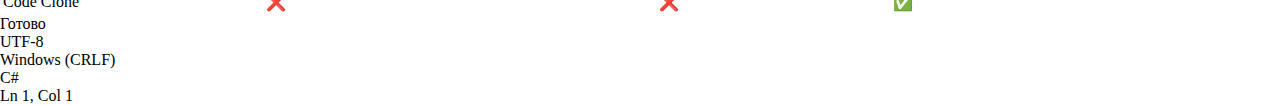
<file: visualstudio/visualstudio.html>
<!DOCTYPE html>
<html lang="ru">
<head>
    <meta charset="UTF-8">
    <meta name="viewport" content="width=device-width, initial-scale=1.0">
    <title>Visual Studio</title>
    <link rel="stylesheet" href="visualstudioStyle.css">
</head>
<body>
    <div class="titlebar">
        <div class="title-left">
            <button class="menu-toggle">☰</button>
            <span class="menu-item">Файл</span>
            <span class="menu-item">Правка</span>
            <span class="menu-item">Вид</span>
            <span class="menu-item">Проект</span>
            <span class="menu-item">Сборка</span>
            <span class="menu-item">Отладка</span>
            <span class="menu-item">Сервис</span>
            <span class="menu-item">Окно</span>
            <span class="menu-item">Справка</span>
        </div>
        <div class="title-center">Visual Studio - Microsoft</div>
        <div class="title-right">Готово</div>
    </div>

    <!-- Основной контейнер -->
    <div class="app-container">
        <!-- Боковая панель -->
        <div class="sidebar">
            <div class="sidebar-icon active" data-panel="explorer">📁</div>
            <div class="sidebar-icon" data-panel="search">🔍</div>
            <div class="sidebar-icon" data-panel="settings">⚙️</div>
            <div class="sidebar-icon" data-panel="debug">🔧</div>
            <div class="sidebar-icon" data-panel="extensions">📦</div>
        </div>

        <!-- Обозреватель решений -->
        <div class="solution-explorer active-panel">
            <div class="explorer-header">
                <span>Обозреватель решений</span>
                <span class="panel-close">×</span>
            </div>
            <div class="explorer-content">
                <div class="folder expanded">Решение "MyApp" (1 проект)</div>
                <div class="folder expanded">📁 MyApp</div>
                <div class="file" data-file="startup">📄 Startup.cs</div>
                <div class="file" data-file="appsettings">📄 appsettings.json</div>
                <div class="file" data-file="vs-info">📄 Visual Studio Info</div>
                <div class="folder">📁 Controllers</div>
                <div class="folder">📁 Models</div>
                <div class="folder">📁 Views</div>
                <div class="folder">📁 wwwroot</div>
            </div>
        </div>

        <!-- Главная область -->
        <div class="main-area">
            <!-- Вкладки -->
            <div class="tabs">
                <div class="tab" data-tab="startup">Startup.cs<span class="tab-close">×</span></div>
                <div class="tab" data-tab="vs-info">Visual Studio<span class="tab-close">×</span></div>
                <div class="tab" data-tab="versions">Версии VS<span class="tab-close">×</span></div>
            </div>

            <!-- Редактор -->
            <div class="editor">

                <div id="tab-content-startup" class="tab-content">
                </div>

                <!-- Обновленное содержимое вкладки Visual Studio -->
                <div id="tab-content-vs-info" class="tab-content">
                    <div class="content">
                        <h1>Microsoft Visual Studio</h1>
                        <div class="subtitle">Полнофункциональная интегрированная среда разработки (IDE)</div>
                        
                        <div class="info-card">
                            <h2>О Visual Studio</h2>
                            <p><strong>Visual Studio</strong> — это мощная IDE от Microsoft, предназначенная для разработки компьютерных программ, веб-сайтов, веб-приложений и мобильных приложений. Первая версия была выпущена в 1997 году, и с тех пор среда постоянно развивается.</p>
                        </div>

                        <div class="info-grid">
                            <div class="info-item">
                                <h3>Основные возможности</h3>
                                <ul class="feature-list">
                                    <li><strong>IntelliSense</strong> — умное автодополнение кода</li>
                                    <li><strong>Продвинутый отладчик</strong> с точками останова и пошаговым выполнением</li>
                                    <li><strong>Интегрированная система контроля версий</strong> (Git, TFVC)</li>
                                    <li><strong>Профилировщик производительности</strong> и диагностические инструменты</li>
                                    <li><strong>Визуальный дизайнер</strong> для UI (Windows Forms, WPF, XAML)</li>
                                    <li><strong>Интеграция с Azure</strong> для облачной разработки</li>
                                    <li><strong>Тестирование</strong> — модульные тесты, нагрузочное тестирование</li>
                                    <li><strong>Extensibility</strong> — богатая экосистема расширений</li>
                                </ul>
                            </div>

                            <div class="info-item">
                                <h3>💻 Поддерживаемые языки</h3>
                                <div class="languages-grid">
                                    <span class="language-tag">C#</span>
                                    <span class="language-tag">VB.NET</span>
                                    <span class="language-tag">F#</span>
                                    <span class="language-tag">C++</span>
                                    <span class="language-tag">Python</span>
                                    <span class="language-tag">JavaScript</span>
                                    <span class="language-tag">TypeScript</span>
                                    <span class="language-tag">HTML/CSS</span>
                                    <span class="language-tag">SQL</span>
                                    <span class="language-tag">XML</span>
                                    <span class="language-tag">JSON</span>
                                </div>
                            </div>
                        </div>

                        <div class="info-card">
                            <h3>Типы проектов</h3>
                            <div class="project-types">
                                <div class="project-type">
                                    <h4>Desktop Applications</h4>
                                    <p>Windows Forms, WPF, UWP, Console Apps</p>
                                </div>
                                <div class="project-type">
                                    <h4>Web Development</h4>
                                    <p>ASP.NET Core, MVC, Web API, Blazor</p>
                                </div>
                                <div class="project-type">
                                    <h4>Mobile Development</h4>
                                    <p>Xamarin, .NET MAUI</p>
                                </div>
                                <div class="project-type">
                                    <h4>Cloud & Microservices</h4>
                                    <p>Azure Functions, Docker, Kubernetes</p>
                                </div>
                                <div class="project-type">
                                    <h4>Game Development</h4>
                                    <p>Unity, DirectX, Game Engines</p>
                                </div>
                                <div class="project-type">
                                    <h4>Database & AI</h4>
                                    <p>SQL Server, ML.NET, AI Tools</p>
                                </div>
                            </div>
                        </div>

                        <div class="architecture-section">
                            <h3>Архитектура и компоненты</h3>
                            <div class="architecture-grid">
                                <div class="arch-component">
                                    <h4>MSBuild</h4>
                                    <p>Система сборки проектов</p>
                                </div>
                                <div class="arch-component">
                                    <h4>Roslyn</h4>
                                    <p>.NET Compiler Platform</p>
                                </div>
                                <div class="arch-component">
                                    <h4>Debugger Engine</h4>
                                    <p>Отладка managed и native кода</p>
                                </div>
                                <div class="arch-component">
                                    <h4>Visual Studio SDK</h4>
                                    <p>Platform для расширений</p>
                                </div>
                                <div class="arch-component">
                                    <h4>Test Platform</h4>
                                    <p>Инфраструктура тестирования</p>
                                </div>
                                <div class="arch-component">
                                    <h4>Language Server</h4>
                                    <p>Поддержка языков программирования</p>
                                </div>
                            </div>
                        </div>

                        <div class="action-buttons">
                            <button class="btn secondary" onclick="switchToTab('versions')">История версий</button>
                        </div>
                    </div>
                </div>

                <!-- Новая вкладка с версиями Visual Studio -->
                <div id="tab-content-versions" class="tab-content">
                    <div class="content">
                        <h1>История версий Visual Studio</h1>
                        
                        <div class="versions-timeline">
                            <div class="version-item">
                                <div class="version-year">2022</div>
                                <div class="version-info">
                                    <h3>Visual Studio 2022</h3>
                                    <ul>
                                        <li>64-битная версия IDE</li>
                                        <li>Улучшенная производительность</li>
                                        <li>Hot Reload для .NET и C++</li>
                                        <li>Улучшенный IntelliCode</li>
                                        <li>Git First experience</li>
                                    </ul>
                                </div>
                            </div>
                            
                            <div class="version-item">
                                <div class="version-year">2019</div>
                                <div class="version-info">
                                    <h3>Visual Studio 2019</h3>
                                    <ul>
                                        <li>Live Share для совместной работы</li>
                                        <li>IntelliCode с AI-помощником</li>
                                        <li>Улучшенная отладка</li>
                                        <li>.NET Core 3.1 поддержка</li>
                                    </ul>
                                </div>
                            </div>
                            
                            <div class="version-item">
                                <div class="version-year">2017</div>
                                <div class="version-info">
                                    <h3>Visual Studio 2017</h3>
                                    <ul>
                                        <li>Улучшенная производительность</li>
                                        <li>Live Unit Testing</li>
                                        <li>.NET Core и Docker поддержка</li>
                                        <li>Улучшения для мобильной разработки</li>
                                    </ul>
                                </div>
                            </div>
                            
                            <div class="version-item">
                                <div class="version-year">2015</div>
                                <div class="version-info">
                                    <h3>Visual Studio 2015</h3>
                                    <ul>
                                        <li>Roslyn .NET Compiler Platform</li>
                                        <li>ASP.NET 5 (позже .NET Core)</li>
                                        <li>Universal Windows Platform</li>
                                        <li>TypeScript 1.5 поддержка</li>
                                    </ul>
                                </div>
                            </div>
                            
                            <div class="version-item">
                                <div class="version-year">2012</div>
                                <div class="version-info">
                                    <h3>Visual Studio 2012</h3>
                                    <ul>
                                        <li>Windows 8 и Windows Phone 8</li>
                                        <li>ASP.NET MVC 4</li>
                                        <li>Async/await для C# и VB</li>
                                        <li>Улучшения для SharePoint</li>
                                    </ul>
                                </div>
                            </div>
                            
                            <div class="version-item">
                                <div class="version-year">2010</div>
                                <div class="version-info">
                                    <h3>Visual Studio 2010</h3>
                                    <ul>
                                        <li>WPF-based IDE</li>
                                        <li>F# язык программирования</li>
                                        <li>ASP.NET MVC 2</li>
                                        <li>Поддержка .NET Framework 4</li>
                                    </ul>
                                </div>
                            </div>
                        </div>

                        <div class="editions-comparison">
                            <h3>Сравнение редакций</h3>
                            <table class="editions-table">
                                <thead>
                                    <tr>
                                        <th>Функция</th>
                                        <th>Community</th>
                                        <th>Professional</th>
                                        <th>Enterprise</th>
                                    </tr>
                                </thead>
                                <tbody>
                                    <tr>
                                        <td>Цена</td>
                                        <td>Бесплатно</td>
                                        <td>Платная</td>
                                        <td>Платная</td>
                                    </tr>
                                    <tr>
                                        <td>Лицензия</td>
                                        <td>Индивидуальные разработчики, OSS, учебные заведения</td>
                                        <td>Профессиональные разработчики</td>
                                        <td>Корпоративные команды</td>
                                    </tr>
                                    <tr>
                                        <td>CodeLens</td>
                                        <td>✅</td>
                                        <td>✅</td>
                                        <td>✅</td>
                                    </tr>
                                    <tr>
                                        <td>Профилировщик производительности</td>
                                        <td>✅</td>
                                        <td>✅</td>
                                        <td>✅</td>
                                    </tr>
                                    <tr>
                                        <td>Live Unit Testing</td>
                                        <td>❌</td>
                                        <td>❌</td>
                                        <td>✅</td>
                                    </tr>
                                    <tr>
                                        <td>IntelliTrace</td>
                                        <td>❌</td>
                                        <td>❌</td>
                                        <td>✅</td>
                                    </tr>
                                    <tr>
                                        <td>Code Clone</td>
                                        <td>❌</td>
                                        <td>❌</td>
                                        <td>✅</td>
                                    </tr>
                                </tbody>
                            </table>
                        </div>
                    </div>
                </div>

                <div id="tab-content-appsettings" class="tab-content">
                </div>
            </div>

            <!-- Нижняя панель -->
            <div class="statusbar">
                <div>Готово</div>
                <div>UTF-8</div>
                <div>Windows (CRLF)</div>
                <div>C#</div>
                <div>Ln 1, Col 1</div>
            </div>
        </div>
    </div>

    <script src="visualstudio.js"></script>
</body>
</html>
</file>
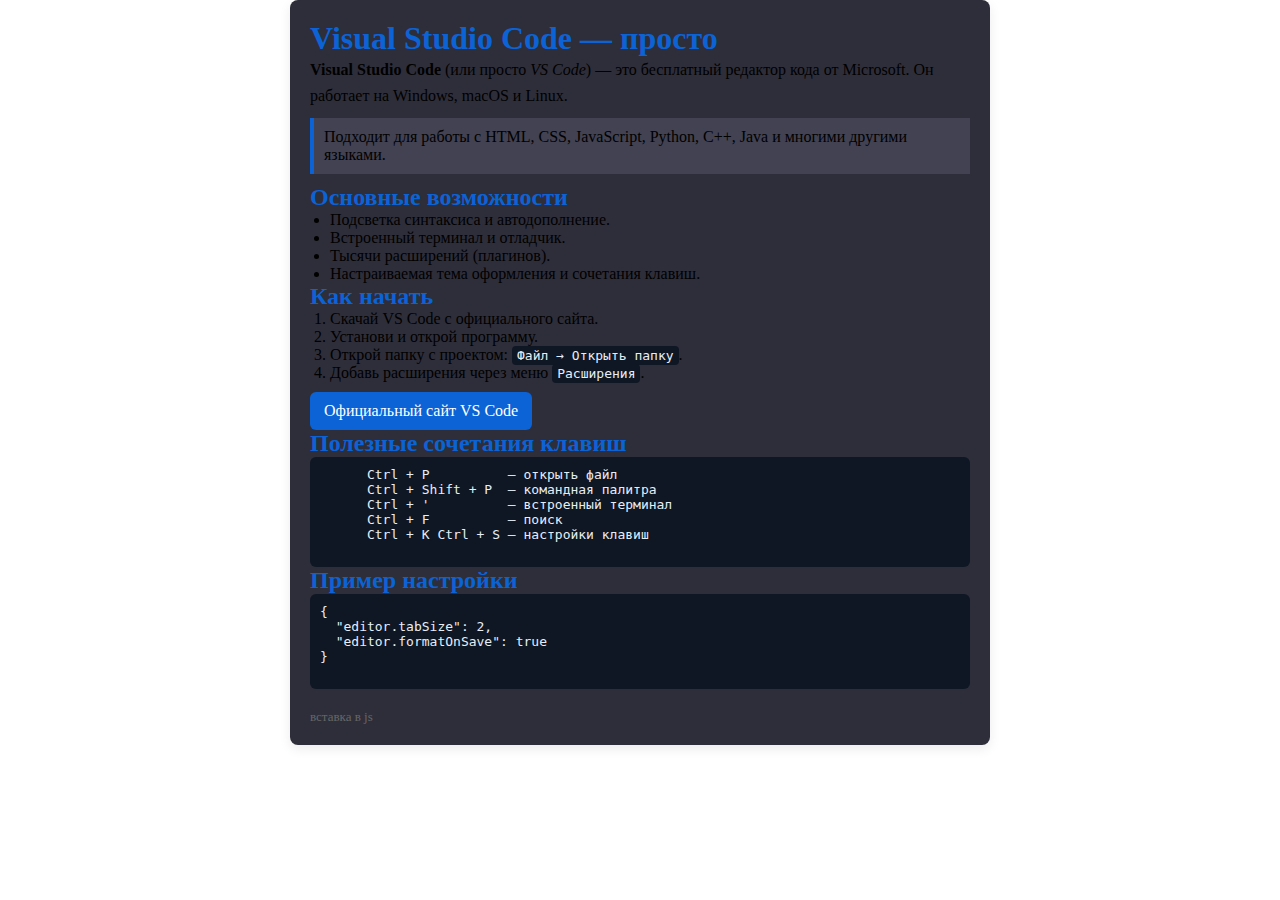
<file: vscode/testsite.html>
<!doctype html>
<html lang="ru">
<head>
  <meta charset="utf-8">
  <meta name="viewport" content="width=device-width, initial-scale=1">
  <title>Про Visual Studio Code — просто</title>

  <style>
        * {
      box-sizing: border-box;
      margin: 0;
      padding: 0;
    } 

    .page {
      max-width: 700px;
      margin: 0 auto;
      background: #2e2e3a;
      border-radius: 8px;
      box-shadow: 0 4px 12px rgba(0,0,0,0.08);
      padding: 20px;
    }

    h1, h2 {
      color: #0b63d6;
    }

    p {
      line-height: 1.6;
    }

    ul, ol {
      margin-left: 20px;
    }

    .note {
      background: #424252;
      border-left: 4px solid #0b63d6;
      padding: 10px;
      margin: 10px 0;
    }

    code {
      background: #0f1724;
      color: #e6eef8;
      padding: 2px 5px;
      border-radius: 4px;
      font-family: monospace;
    }

    pre {
      background: #0f1724;
      color: #e6eef8;
      padding: 10px;
      border-radius: 6px;
      overflow-x: auto;
    }

    a.button {
      display: inline-block;
      background: #0b63d6;
      color: white;
      text-decoration: none;
      padding: 10px 14px;
      border-radius: 6px;
      margin-top: 10px;
    }

    footer {
      margin-top: 20px;
      font-size: 13px;
      color: #666;
    }
  </style>
</head>
<body>
  <div class="page">
    <h1>Visual Studio Code — просто</h1>
    <p>
      <strong>Visual Studio Code</strong> (или просто <em>VS Code</em>) — это бесплатный редактор кода от Microsoft.
      Он работает на Windows, macOS и Linux.
    </p>

    <div class="note">
      Подходит для работы с HTML, CSS, JavaScript, Python, C++, Java и многими другими языками.
    </div>

    <h2>Основные возможности</h2>
    <ul>
      <li>Подсветка синтаксиса и автодополнение.</li>
      <li>Встроенный терминал и отладчик.</li>
      <li>Тысячи расширений (плагинов).</li>
      <li>Настраиваемая тема оформления и сочетания клавиш.</li>
    </ul>

    <h2>Как начать</h2>
    <ol>
      <li>Скачай VS Code с официального сайта.</li>
      <li>Установи и открой программу.</li>
      <li>Открой папку с проектом: <code>Файл → Открыть папку</code>.</li>
      <li>Добавь расширения через меню <code>Расширения</code>.</li>
    </ol>

    <a class="button" href="https://code.visualstudio.com" target="_blank" rel="noopener">
      Официальный сайт VS Code
    </a>

    <h2>Полезные сочетания клавиш</h2>
    <pre>
      Ctrl + P          — открыть файл
      Ctrl + Shift + P  — командная палитра
      Ctrl + '          — встроенный терминал
      Ctrl + F          — поиск
      Ctrl + K Ctrl + S — настройки клавиш
    </pre>

    <h2>Пример настройки</h2>
    <pre>
{
  "editor.tabSize": 2,
  "editor.formatOnSave": true
}
    </pre>

    <footer>
      вставка в js 
    </footer>
  </div>
</body>
</html>
</file>
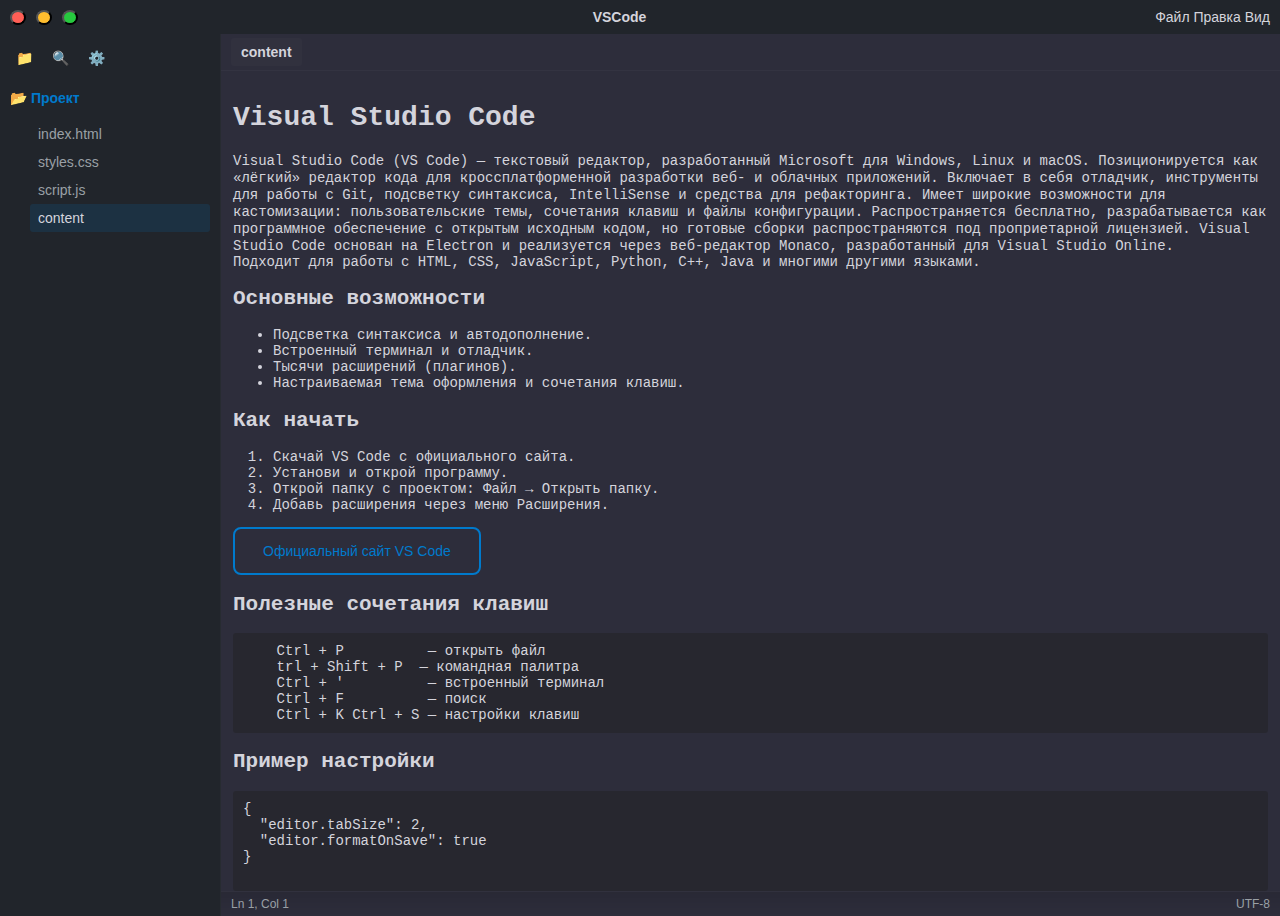
<file: vscode/vscode.html>
<!doctype html>
<html lang="ru">
  <head>
    <meta charset="utf-8" />
    <meta name="viewport" content="width=device-width, initial-scale=1" />
    <title>VSCode</title>
    <link rel="stylesheet" href="vscodeStyle.css" />
    <link rel="stylesheet" href="../buttonAnim.css" />
    <script src="logicvscode.js" defer></script>
  </head>
  <body>
    <!-- топ бар -->
    <header class="titlebar">
      <div class="title-left">
        <button class="dot red" onclick="returnToMain()"></button>
        <button class="dot yellow" onclick="restorePage()"></button>
        <button class="dot green"></button>
      </div>
      <div class="title-center">VSCode</div>
      <div class="title-right">Файл Правка  Вид</div>
    </header>

    <div class="app">
      <!-- боковая панель -->
      <aside class="sidebar">
        <div class="sidebar-top">
          <div class="icon">📁</div>
          <div class="icon">🔍</div>
          <div class="icon">⚙️</div>
        </div>

        <div class="explorer">
          <div class="folder">📂 Проект</div>
          <ul class="files">
            <li data-file="index.html" class="file" onclick="openFile('index.html')">index.html</li>
            <li data-file="styles.css" class="file" onclick="openFile('styles.css')">styles.css</li>
            <li data-file="script.js" class="file" onclick="openFile('script.js')">script.js</li>
            <li data-file="content" class="file" onclick="openFile('content')">content</li>
          </ul>
        </div>
      </aside>

      <main class="editor">
        <div class="editor-top">
          <div class="tab">index.html</div>
        </div>

        <div id="code" class="code">
          <code id="code-content">-- Выберите файл в боковой панели --</code>
        </div>

        <div class="statusbar">
          <div>Ln 1, Col 1</div>
          <div>UTF-8</div>
        </div>
      </main>
    </div>
  </body>
</html>
</file>
<file: style.css>
body {
    margin: 0;
    font-family: 'Inter', sans-serif;
    background-color: #f9f9f9;
    color: #333;
}

.header {
    background: #222;
    color: #fff;
    padding: 20px;
    text-align: center;
    font-size: 20px;
}

.nav {
    background: #444;
    padding: 10px;
    text-align: center;
}

.nav a {
    color: #fff;
    margin: 0 15px;
    text-decoration: none;
    font-weight: 500;
}

.nav a:hover {
    text-decoration: underline;
}

.main {
    padding: 40px 10%;
}

h2 {
    margin-bottom: 20px;
}

.app-grid {
    display: grid;
    grid-template-columns: repeat(auto-fit, minmax(150px, 1fr));
    gap: 20px;
}

.app-grid-column{
    display: grid;
    grid-template-rows: 1fr, 1fr;
    gap: 10px;
}

.app-card {
    padding: 20px;
    border: 0px;
    border-radius: 20px;
    color: #fff;
    box-shadow: 0 4px 10px rgba(0,0,0,0.4);
    transition: transform 0.3s;
}



.app-card a{
    color: white;
}

.app-card:hover {
    transform: translateY(-10px);
}

.app-card a:active{
    color: #A259FF;
}

.vscode {
    background: #007ACC;
}

.vs {
    background: #68217A;
}

.github {
    background: #24292e;
}

.figma {
    background: linear-gradient(135deg, #F24E1E, #A259FF, #00BFFF, #0ACF83, #FF7262);
}

.docker {
    background: #0db7ed;
}

/* .invisible{
    padding: 0;
    border: 0px;
    border-radius: 0;
    color: #fff;
    box-shadow: 0 0 0 rgba(255, 255, 255, 0.4);
}

.invisible:hover{
    transform: translateY(0);
} */

.footer {
    background: #222;
    color: #fff;
    text-align: center;
    padding: 15px;
    margin-top: 40px;
}


.feedback-form {
    background: #eee;
    padding: 3%;
    border-radius: 10px;
    max-width: 50%;
    margin: 4% auto;
}

.feedback-form input,
.feedback-form textarea,
.feedback-form select,

.feedback-form button {
    margin-bottom: 10px;
    padding: 1%;
    width: 95%;
    border: 1px;
    border-color: gray;
    border-radius: 5px;
}

.feedback-form input:focus,
.feedback-form textarea:focus,
.feedback-form select:focus {
    border-color: #007ACC;
    outline: none;
}

.feedback-form ::placeholder {
    color: #424242;
    font-style: italic;
}


/* 3 Карточки */
.card-container {
    display: flex;
    flex-wrap: wrap;
    justify-content: center;
    gap: 25px;
    padding: 20px;
}

.card {
    position: relative;
    width: 300px;
    padding: 25px;
    background: white;
    border-radius: 15px;
    box-shadow: 0 4px 10px rgba(0,0,0,0.2);
    text-align: center;
    transition: transform 0.3s, box-shadow 0.3s;
    overflow: hidden;
}
.card::before {
    content: "";
    position: absolute;
    top: 0; left: 0;
    width: 100%; height: 0;
    background: linear-gradient(135deg, #007ACC, #A259FF);
    z-index: 0;
    transition: height 0.3s ease;
    border-radius: 15px 15px 0 0;
}
.card:hover::before {
    height: 100%;
}
.card:hover {
    color: white;
    transform: translateY(-10px);
}
.card * {
    position: relative;
    z-index: 1;
}

@media (max-width: 600px) {
    .card {
        width: 90%;
    }
}

/* 3 видео */

.video-wrapper {
  position: relative;
  width: 80%;
  margin: 20px auto;
}

.video-wrapper video {
  width: 100%;
  border-radius: 10px;
}

/* Flexbox с подписью, изначально скрыт */
.video-info {
  position: absolute;
  top: 10px;
  left: 50%;
  transform: translateX(-50%) translateY(-20px); 
  display: flex;
  background: rgba(0,0,0,0.6);
  color: #fff;
  padding: 8px 12px;
  border-radius: 8px;
  opacity: 0;
  transition: all 0.3s ease;
  pointer-events: none;
}

/* ::before для декоративной рамки */
.video-info::before {
  content: "";
  position: absolute;
  top: -5px;
  left: -5px;
  right: -5px;
  bottom: -5px;
  border: 2px solid rgba(255,255,255,0.3);
  border-radius: 10px;
  opacity: 0;
  transition: all 0.3s ease;
}

/* Появление при наведении */
.video-wrapper:hover .video-info {
  opacity: 1;
  transform: translateX(-50%) translateY(0);
}

.video-wrapper:hover .video-info::before {
  opacity: 1;
}
</file>
<file: buttonAnim.css>
/* 1 Анимированные кнопки*/
.button-container {
    display: flex;
    flex-wrap: wrap;
    gap: 20px;
    justify-content: center;
    padding: 20px;
}

.btn {
    position: relative;
    padding: 1em 2em;
    font-size: 1rem;
    background: transparent;
    border: 2px solid #007ACC;
    color: #007ACC;
    cursor: pointer;
    transition: all 0.3s ease;
    overflow: hidden;
    border-radius: 8px;
}

/* Slide effect */
.btn.slide::before {
    content: "";
    position: absolute;
    left: -100%;
    top: 0;
    width: 100%;
    height: 100%;
    background: #007ACC;
    transition: left 0.3s ease;
    z-index: -1;
}
.btn.slide:hover::before {
    left: 0;
}
.btn.slide:hover {
    color: white;
}

/* Glow */
.btn.glow:hover {
    box-shadow: 0 0 15px #00BFFF;
    transform: scale(1.05);
}

/* Border fill */
.btn.outline-slide {
    position: relative;
    color: #007ACC;
    border: 2px solid transparent;
}

.btn.outline-slide::before {
    content: "";
    position: absolute;
    width: 0;
    height: 2px;
    background: #00BFFF;
    transition: 0.3s ease;
}

.btn.outline-slide::after {
    content: "";
    position: absolute;
    width: 0;
    height: 2px;
    background: #00BFFF;
    transition: 0.3s ease;
}

.btn.outline-slide::before {
    top: 0;
    left: 0;
}

.btn.outline-slide::after {
    bottom: 0;
    right: 0;
}

.btn.outline-slide:hover::before {
    width: 100%;
}

.btn.outline-slide:hover::after {
    width: 100%;
}

/* Fill animation */
.btn.diagonal-fill {
  position: relative;
  color: #007ACC;
  border: 2px solid #007ACC;
  overflow: hidden;
  transition: color 0.3s ease;
}

.btn.diagonal-fill::before {
  content: "";
  position: absolute;
  top: 0;
  left: -100%;         
  width: 300%;        
  height: 100%;
  background: linear-gradient(45deg, #007ACC, #00BFFF);
  transform: skewX(-20deg);
  transition: left 0.3s ease;
  z-index: -1;
}

.btn.diagonal-fill:hover::before {
  left: 0;
}

.btn.diagonal-fill:hover {
  color: white;
}


/* для телефона */
@media (max-width: 600px) {
    .btn {
        font-size: 0.9rem;
        padding: 0.8em 1.5em;
    }
}
</file>
<file: burgerMenu.css>
/* бургир */
#burger-toggle {
    display: none;
}

/* Иконка */
.burger {
    display: none;
    width: 30px;
    height: 20px;
    position: absolute;
    top: 25px;
    right: 25px;
    cursor: pointer;
}

.burger span,
.burger::before,
.burger::after {
    content: "";
    position: absolute;
    width: 100%;
    height: 3px;
    background: white;
    transition: all 0.3s ease;
}

.burger::before {
    top: -8px;
}

.burger::after {
    top: 8px;
}
/* анимация крестика....*/
#burger-toggle:checked + .burger span {
    opacity: 0;
}

#burger-toggle:checked + .burger::before {
    transform: rotate(45deg);
    top: 0;
}

#burger-toggle:checked + .burger::after {
    transform: rotate(-45deg);
    top: 0;
}

.burger-menu {
    visibility: hidden;
    opacity: 0;
    position: absolute;
    top: 70px;
    right: 10px;
    background: #444;
    border-radius: 10px;
    flex-direction: column;
    padding: 15px;
    transition: opacity 0.3s ease, visibility 0.3s ease;
}

#burger-toggle:checked ~ .burger-menu {
    visibility: visible;
    opacity: 1;
}

.burger-menu a {
    color: white;
    text-decoration: none;
    margin: 10px 0;
    display: block;
    text-align: center;
}

@media (max-width: 768px) {
    .nav {
        display: none;
    }

    .burger {
        display: block;
    }
}
</file>
<file: gallery.css>
/* гелерея */
.gallery {
    display: flex;
    flex-wrap: wrap;
    justify-content: center;
    gap: 20px;
    padding: 20px 0;
}

.gallery img {
    width: 50%;
    max-width: 700px;
    border-radius: 10px;
    transition: transform 0.3s ease;
}

.gallery img:hover {
    transform: scale(1.05);
}

/* уменьшение изображений на телефонах */
@media (max-width: 600px) {
    .gallery img {
        width: 90%;
    }
}
</file>
<file: docker/dockerStyle.css>
body {
    scroll-behavior: smooth;

    box-sizing: border-box;
    margin: 0;
    padding: 0;
    font-family: 'Segoe UI', Tahoma, Geneva, Verdana, sans-serif;
    line-height: 1.6;
    color: #333333;
    background-color: #f5f5f5;
}

main {
    min-height: 100vh;
}

.container {
    max-width: 1200px;
    margin: 0 auto;
    padding: 0 20px;
}

/* Header Styles */
.header {
    background: linear-gradient(135deg, #2496ed 0%, #0d47a1 100%);
    color: #ffffff;
    padding: 15px 0;
    box-shadow: 0 2px 10px rgba(0, 0, 0, 0.1);
    position: sticky;
    top: 0;
    z-index: 100;
}

.header-content {
    display: flex;
    justify-content: space-between;
    align-items: center;
    position: relative;
}

.logo {
    display: flex;
    align-items: center;
    gap: 15px;
}

.logo-icon {
    font-size: 2.2em;
}

.logo-text {
    font-size: 1.8em;
    font-weight: bold;
}

.menu-toggle {
    display: none;
}

.menu-button {
    display: none;
    flex-direction: column;
    justify-content: space-between;
    width: 30px;
    height: 21px;
    background: none;
    border: none;
    cursor: pointer;
    padding: 0;
}

.menu-line {
    display: block;
    height: 3px;
    width: 100%;
    background-color: white;
    border-radius: 2px;
    transition: all 0.3s;
}

.nav {
    display: flex;
    gap: 20px;
}

.nav a {
    color: #ffffff;
    text-decoration: none;
    padding: 8px 16px;
    border-radius: 5px;
    transition: background 0.3s;
    font-weight: 500;
}

.nav a:hover {
    background: rgba(255, 255, 255, 0.2);
}

.nav-btn {
    background: rgba(255, 255, 255, 0.2);
    border: 1px solid rgba(255, 255, 255, 0.3);
}

.nav-btn:hover {
    background: rgba(255, 255, 255, 0.3);
}

/* Hero Section */
.hero {
    background: linear-gradient(135deg, #2496ed 0%, #0d47a1 100%);
    color: #ffffff;
    padding: 80px 0;
    text-align: center;
}

.hero h1 {
    font-size: 2.8em;
    margin-bottom: 20px;
}

.hero p {
    font-size: 1.2em;
    max-width: 700px;
    margin: 0 auto 30px;
    line-height: 1.6;
}

.btn {
    background: #ffffff;
    color: #2496ed;
    padding: 12px 30px;
    border-radius: 5px;
    text-decoration: none;
    font-weight: bold;
    display: inline-block;
    transition: all 0.3s;
    border: 2px solid transparent;
}

.btn:hover {
    transform: translateY(-3px);
    box-shadow: 0 5px 15px rgba(0, 0, 0, 0.1);
}

.btn-secondary {
    background: transparent;
    color: #ffffff;
    border: 2px solid #ffffff;
    margin-left: 15px;
}

.btn-secondary:hover {
    background: rgba(255, 255, 255, 0.1);
}

.btn-container {
    display: flex;
    justify-content: center;
    gap: 15px;
}

/* Features Section */
.section {
    padding: 80px 0;
}

.section-title {
    text-align: center;
    font-size: 2.5em;
    margin-bottom: 50px;
    color: #0d47a1;
}

.features {
    display: grid;
    grid-template-columns: repeat(auto-fit, minmax(300px, 1fr));
    gap: 30px;
}

.feature-card {
    background: #ffffff;
    padding: 30px;
    border-radius: 10px;
    box-shadow: 0 5px 15px rgba(0, 0, 0, 0.05);
    transition: transform 0.3s;
    border-top: 4px solid #2496ed;
}

.feature-card:hover {
    transform: translateY(-5px);
}

.feature-card h3 {
    font-size: 1.5em;
    margin-bottom: 15px;
    color: #0d47a1;
}

.feature-icon {
    font-size: 2.5em;
    color: #2496ed;
    margin-bottom: 15px;
}

.code-block {
    color: white;
    background: #000000;
    padding: 15px;
    border-radius: 5px;
    font-family: 'Courier New', monospace;
    margin: 20px 0;
    border-left: 4px solid #2496ed;
    overflow-x: auto;
}

/* Workflow Section */
.workflow {
    background: #e3f2fd;
    padding: 40px;
    border-radius: 10px;
    margin: 60px 0;
}

.workflow-steps {
    display: flex;
    justify-content: space-between;
    margin-top: 40px;
    flex-wrap: wrap;
    gap: 20px;
}

.step {
    text-align: center;
    flex: 1;
    min-width: 200px;
}

.step-number {
    background: #2496ed;
    color: white;
    width: 50px;
    height: 50px;
    border-radius: 50%;
    display: flex;
    align-items: center;
    justify-content: center;
    margin: 0 auto 15px;
    font-weight: bold;
    font-size: 1.2em;
}

/* Quick Start Section */
.quick-start {
    background: #0d47a1;
    color: #ffffff;
    padding: 60px 0;
    border-radius: 10px;
}

.quick-start .feature-card {
    background: rgba(255, 255, 255, 0.1);
    color: #ffffff;
    backdrop-filter: blur(10px);
}

.quick-start .feature-card h3 {
    color: #ffffff;
}

/* Footer */
.footer {
    background: #0d47a1;
    color: #ffffff;
    text-align: center;
    padding: 40px 0;
    margin-top: 60px;
}

.footer-links {
    display: flex;
    justify-content: center;
    gap: 30px;
    margin: 20px 0;
}

.footer-links a {
    color: #ffffff;
    text-decoration: none;
    transition: color 0.3s;
}

.footer-links a:hover {
    color: #e3f2fd;
}

/* Responsive Styles */
@media (max-width: 768px) {
    .header-content {
        flex-direction: column;
        align-items: flex-start;
    }
    
    .logo {
        margin-bottom: 15px;
    }
    
    .menu-button {
        display: flex;
        position: absolute;
        top: 15px;
        right: 20px;
    }
    
    .nav {
        flex-direction: column;
        width: 100%;
        max-height: 0;
        overflow: hidden;
        transition: max-height 0.3s ease;
    }
    
    .menu-toggle:checked ~ .nav {
        max-height: 500px;
    }
    
    .nav a {
        padding: 10px 0;
        border-bottom: 1px solid rgba(255, 255, 255, 0.1);
    }
    
    .hero h1 {
        font-size: 2.2em;
    }
    
    .hero p {
        font-size: 1.1em;
    }
    
    .btn-container {
        flex-direction: column;
        align-items: center;
    }
    
    .btn-secondary {
        margin-left: 0;
    }
    
    .section-title {
        font-size: 2em;
    }
    
    .workflow-steps {
        flex-direction: column;
    }
    
    .step {
        min-width: 100%;
    }
}

@media (max-width: 480px) {
    .hero {
        padding: 60px 0;
    }
    
    .hero h1 {
        font-size: 1.8em;
    }
    
    .section {
        padding: 60px 0;
    }
    
    .feature-card {
        padding: 20px;
    }
    
    .workflow {
        padding: 20px;
    }
    
    .footer-links {
        flex-direction: column;
        gap: 15px;
    }
}
</file>
<file: figma/figmaStyle.css>
* {
    margin: 0;
    padding: 0;
    box-sizing: border-box;
}

body {
    font-family: -apple-system, BlinkMacSystemFont, 'Segoe UI', Roboto, Oxygen, Ubuntu, sans-serif;
    background: #fff;
    color: #000;
    line-height: 1.6;
    transition: background 0.3s, color 0.3s;
}

body.dark {
    background: #1a1a1a;
    color: #fff;
}

.navbar {
    display: flex;
    justify-content: space-between;
    align-items: center;
    padding: 16px 24px;
    border-bottom: 1px solid #e5e5e5;
    position: sticky;
    top: 0;
    background: #fff;
    z-index: 100;
}

body.dark .navbar {
    background: #2d2d2d;
    border-color: #444;
}

.nav-left,
.nav-right {
    display: flex;
    align-items: center;
    gap: 24px;
}

.logo {
    font-size: 18px;
    font-weight: 600;
    color: #000;
}

body.dark .logo {
    color: #fff;
}

.nav-links {
    display: flex;
    gap: 24px;
}

.nav-links a {
    text-decoration: none;
    color: #000;
    font-size: 14px;
    transition: color 0.3s;
}

body.dark .nav-links a {
    color: #fff;
}

.nav-links a:hover {
    color: #666;
}

.btn {
    background: #000;
    color: #fff;
    border: none;
    padding: 8px 16px;
    border-radius: 6px;
    cursor: pointer;
    font-size: 14px;
    transition: all 0.3s;
}

body.dark .btn {
    background: #fff;
    color: #000;
}

.btn-outline {
    background: transparent;
    color: #000;
    border: 1px solid #e5e5e5;
}

body.dark .btn-outline {
    background: #fff;
    color: #000;
}

.btn:hover {
    transform: translateY(-1px);
    box-shadow: 0 4px 8px rgba(0, 0, 0, 0.1);
}

.hero {
    max-width: 1200px;
    margin: 80px auto;
    text-align: center;
    padding: 0 24px;
}

.hero h1 {
    font-size: 56px;
    font-weight: 700;
    margin-bottom: 24px;
}

.hero p {
    font-size: 20px;
    color: #666;
    max-width: 600px;
    margin: 0 auto 40px;
}

body.dark .hero p {
    color: #ccc;
}

.cta-buttons {
    display: flex;
    gap: 16px;
    justify-content: center;
}

.about,
.features,
.tools {
    max-width: 1200px;
    margin: 80px auto;
    padding: 0 24px;
}

.about h2,
.features h2,
.tools h2 {
    font-size: 40px;
    margin-bottom: 40px;
    text-align: center;
}

.content-grid {
    display: grid;
    grid-template-columns: 1fr 1fr;
    gap: 60px;
    align-items: center;
    margin-top: 40px;
}

.text-content p {
    margin-bottom: 20px;
    color: #666;
    font-size: 18px;
}

body.dark .text-content p {
    color: #ccc;
}

.text-content ul {
    list-style-position: inside;
    margin-left: 20px;
    color: #666;
}

body.dark .text-content ul {
    color: #ccc;
}

.text-content li {
    margin-bottom: 10px;
}

.image-placeholder {
    display: flex;
    justify-content: center;
    align-items: center;
}

.placeholder-box {
    width: 300px;
    height: 200px;
    background: #f5f5f5;
    border: 2px dashed #ddd;
    display: flex;
    align-items: center;
    justify-content: center;
    color: #999;
    border-radius: 8px;
}

body.dark .placeholder-box {
    background: #333;
    border-color: #555;
    color: #888;
}

.features-grid {
    display: grid;
    grid-template-columns: repeat(auto-fit, minmax(350px, 1fr));
    gap: 30px;
    margin-top: 40px;
}

.feature-card {
    padding: 32px;
    border-radius: 12px;
    border: 1px solid #e5e5e5;
    transition: transform 0.3s, box-shadow 0.3s;
}

body.dark .feature-card {
    border-color: #444;
    background: #2d2d2d;
}

.feature-card:hover {
    transform: translateY(-5px);
    box-shadow: 0 10px 25px rgba(0, 0, 0, 0.1);
}

.feature-card h3 {
    font-size: 20px;
    margin-bottom: 16px;
}

.feature-card p {
    color: #666;
}

body.dark .feature-card p {
    color: #ccc;
}

.tools-list {
    display: grid;
    grid-template-columns: repeat(auto-fit, minmax(250px, 1fr));
    gap: 24px;
    margin-top: 40px;
}

.tool-item {
    padding: 24px;
    border-radius: 8px;
    background: #f9f9f9;
    transition: transform 0.3s;
}

body.dark .tool-item {
    background: #333;
}

.tool-item:hover {
    transform: translateY(-2px);
}

.tool-item h4 {
    font-size: 18px;
    margin-bottom: 12px;
    color: #000;
}

body.dark .tool-item h4 {
    color: #fff;
}

.tool-item p {
    color: #666;
    font-size: 14px;
}

body.dark .tool-item p {
    color: #ccc;
}

footer {
    padding: 40px 24px;
    text-align: center;
    border-top: 1px solid #e5e5e5;
    margin-top: 80px;
    color: #666;
}

body.dark footer {
    border-color: #444;
    color: #888;
}

@media (max-width: 768px) {
    .content-grid {
        grid-template-columns: 1fr;
    }
    
    .hero h1 {
        font-size: 36px;
    }
    
    .hero p {
        font-size: 18px;
    }
    
    .features-grid {
        grid-template-columns: 1fr;
    }
    
    .nav-links {
        display: none;
    }
}
</file>
<file: visualstudio/visualstudioStyle.css>
body{
    margin: 0;
    padding: 0;
}

main {
    font-family: 'Segoe UI', Tahoma, Geneva, Verdana, sans-serif;
    background-color: #1e1e1e;
    color: #d4d4d4;
    line-height: 1.6;
    height: 100vh;
    display: flex;
    flex-direction: column;
}

.vs-header {
    background-color: #2d2d30;
    padding: 8px 15px;
    border-bottom: 1px solid #3e3e42;
    display: flex;
    align-items: center;
    justify-content: space-between;
    position: relative;
}

.mobile-menu-btn {
    display: none;
    background: none;
    border: none;
    color: #cccccc;
    font-size: 20px;
    cursor: pointer;
    padding: 5px;
}

.menu-bar {
    display: flex;
    gap: 20px;
}

.menu-item {
    background: none;
    border: none;
    color: #cccccc;
    cursor: pointer;
    padding: 5px 10px;
    font-size: 13px;
}

.menu-item:hover {
    background-color: #3e3e42;
}

.header-title {
    color: #cccccc;
    font-size: 13px;
    position: absolute;
    left: 50%;
    transform: translateX(-50%);
}

.home-btn {
    background: none;
    border: none;
    color: #cccccc;
    cursor: pointer;
    padding: 5px 10px;
    font-size: 13px;
}

.home-btn:hover {
    background-color: #3e3e42;
}

.main-container {
    display: flex;
    flex: 1;
    overflow: hidden;
}

.sidebar {
    width: 60px;
    background-color: #333337;
    border-right: 1px solid #3e3e42;
    display: flex;
    flex-direction: column;
    align-items: center;
    padding-top: 15px;
    gap: 15px;
    transition: transform 0.3s ease;
}

.sidebar-icon {
    width: 40px;
    height: 40px;
    display: flex;
    align-items: center;
    justify-content: center;
    color: #cccccc;
    cursor: pointer;
    font-size: 18px;
}

.sidebar-icon.active {
    background-color: #3e3e42;
    border-left: 2px solid #007acc;
}

.sidebar-icon:hover {
    background-color: #3e3e42;
}

.editor-area {
    flex: 1;
    display: flex;
    flex-direction: column;
}

.tabs {
    background-color: #2d2d30;
    display: flex;
    border-bottom: 1px solid #3e3e42;
    overflow-x: auto;
}

.tab {
    padding: 8px 15px;
    background-color: #2d2d30;
    color: #cccccc;
    border: none;
    cursor: pointer;
    font-size: 13px;
    border-right: 1px solid #3e3e42;
    white-space: nowrap;
}

.tab.active {
    background-color: #1e1e1e;
    color: #ffffff;
}

.editor-content {
    flex: 1;
    padding: 20px;
    overflow-y: auto;
}

.page {
    display: none;
}

.page.active {
    display: block;
}

.status-bar {
    background-color: #007acc;
    color: white;
    padding: 5px 15px;
    font-size: 12px;
    display: flex;
    justify-content: space-between;
}

.code-block {
    background-color: #252526;
    border: 1px solid #3e3e42;
    padding: 15px;
    margin: 10px 0;
    border-radius: 3px;
    font-family: 'Cascadia Code', Consolas, monospace;
    overflow-x: auto;
}

.keyword { color: #569cd6; }
.string { color: #ce9178; }
.comment { color: #6a9955; }
.function { color: #dcdcaa; }
.property { color: #9cdcfe; }

h1 { color: #569cd6; font-size: 24px; margin-bottom: 20px; }
h2 { color: #4ec9b0; font-size: 20px; margin: 15px 0; }
h3 { color: #dcdcaa; font-size: 16px; margin: 10px 0; }

.feature-grid {
    display: grid;
    grid-template-columns: repeat(auto-fit, minmax(300px, 1fr));
    gap: 20px;
    margin: 20px 0;
}

.feature-card {
    background-color: #252526;
    border: 1px solid #3e3e42;
    padding: 15px;
    border-radius: 3px;
}

.feature-card h3 {
    margin-top: 0;
    color: #4ec9b0;
}

.timeline {
    display: flex;
    flex-direction: column;
    gap: 15px;
}

.timeline-item {
    background-color: #252526;
    border: 1px solid #3e3e42;
    padding: 15px;
    border-radius: 3px;
    border-left: 4px solid #007acc;
}

@media (max-width: 768px) {
    .mobile-menu-btn {
        display: block;
    }

    .menu-bar {
        display: none;
        position: absolute;
        top: 100%;
        left: 0;
        right: 0;
        background-color: #2d2d30;
        flex-direction: column;
        padding: 10px;
        z-index: 1000;
    }

    .menu-bar.active {
        display: flex;
    }

    .header-title {
        position: static;
        transform: none;
    }

    .sidebar {
        position: absolute;
        left: 0;
        top: 50px;
        bottom: 0;
        z-index: 999;
        transform: translateX(-100%);
    }

    .sidebar.active {
        transform: translateX(0);
    }

    .home-btn {
        font-size: 16px;
        padding: 8px 12px;
    }

    .feature-grid {
        grid-template-columns: 1fr;
    }

    .tabs {
        font-size: 12px;
    }

    .tab {
        padding: 8px 10px;
    }

    .editor-content {
        padding: 15px;
    }

    h1 {
        font-size: 20px;
    }

    h2 {
        font-size: 18px;
    }
}

@media (max-width: 480px) {
    .vs-header {
        padding: 8px 10px;
    }

    .editor-content {
        padding: 10px;
    }

    .feature-card {
        padding: 10px;
    }

    .code-block {
        padding: 10px;
        font-size: 14px;
    }

    .status-bar {
        font-size: 10px;
        padding: 5px 10px;
    }
}
</file>
<file: vscode/vscodeStyle.css>
html, body {
  margin: 0;
  height: 100%;
  font-family: Tahoma, Verdana, sans-serif;
  background: #1e1e2a;
  color: #d4d4dc;
  font-size: 14px;
}

/* Топ-бар */
.titlebar {
  height: 34px;
  background: #21252b;
  display: flex;
  align-items: center;
  justify-content: space-between;
  padding: 0 10px;
}

.title-left .dot {
  width: 15px;
  height: 15px;
  border-radius: 50%;
  margin-right: 6px;
}
.dot.red { background: #ff5f56; }
.dot.yellow { background: #ffbd2e; }
.dot.green { background: #27c93f; }

.title-center {
  font-weight: 600;
  color: #d4d4dc;
}

/* Контейнер приложения */
.app {
  display: flex;
  height: 98%;
}

/* Боковая панель */
.sidebar {
  width: 200px;
  background: #21252b;
  border-right: 1px solid rgba(255,255,255,0.03);
  display: flex;
  flex-direction: column;
  padding: 10px;
}

.sidebar-top {
  display: flex;
  gap: 8px;
  margin-bottom: 12px;
}

.icon {
  width: 28px;
  height: 28px;
  display: flex;
  align-items: center;
  justify-content: center;
  cursor: default;
}

.explorer {
  margin-top: 6px;
}

.folder {
    color: #007acc;
    font-weight: 600;
    margin-bottom: 8px;
}

.files {
    list-style: none;
    margin-left: 20px;
    padding-inline-start: 0px;
    max-width: 100%;
}

.file {
    padding: 6px 8px;
    border-radius: 3px;
    color: #9aa0a6;
    cursor: pointer;
}

/* Активный файл */
.file.active {
    background: rgba(0,122,204,0.15);
    color: #d4d4dc;
}

/* Редактор */
.editor {
    flex: 1;
    display: flex;
    flex-direction: column;
    background: #2d2d3b;
}

.editor-top {
    height: 36px;
    display: flex;
    align-items: center;
    padding: 0 10px;
    border-bottom: 1px solid rgba(255,255,255,0.03);
}

.tab {
    background: rgba(255,255,255,0.02);
    padding: 6px 10px;
    border-radius: 3px;
    color: #d4d4dc;
    font-weight: 600;
}

.code {
  padding: 12px;
  overflow: auto;
  flex: 1;
  color: #d4d4dc;
}

/* Нижняя строка состояния */
.statusbar {
  height: 24px;
  display: flex;
  align-items: center;
  justify-content: space-between;
  padding: 0 10px;
  background: linear-gradient(180deg, rgba(0,0,0,0.1), transparent);
  border-top: 1px solid rgba(255,255,255,0.02);
  font-size: 12px;
  color: #9aa0a6;
}


.code-highlight {
    background: rgba(32, 32, 32, 0.411);
    padding: 2px 4px;
    border-radius: 3px;
    padding: 10px;
}

/* Адаптивность для мобильных устройств */
@media screen and (max-width: 768px) {
  body {
    font-size: 13px;
  }

  /* Топ-бар остается без изменений для кнопок */
  .titlebar {
    height: 44px; /* Немного увеличиваем высоту для удобства нажатия */
    padding: 0 8px;
  }

  .title-left {
    display: flex;
    gap: 8px;
  }

  .title-left .dot {
    width: 18px;
    height: 18px; /* Немного увеличиваем кнопки для мобильных */
    margin-right: 0;
  }

  .title-center {
    font-size: 15px;
    position: absolute;
    left: 50%;
    transform: translateX(-50%);
  }

  .title-right {
    display: none; /* Скрываем меню на мобильных */
  }

  /* Контейнер приложения */
  .app {
    flex-direction: column;
    height: calc(100% - 44px); /* Учитываем увеличенную высоту топ-бара */
  }

  /* Боковая панель */
  .sidebar {
    width: 100%;
    height: auto;
    flex-direction: row;
    padding: 8px;
    border-right: none;
    border-bottom: 1px solid rgba(255,255,255,0.03);
    overflow-x: auto;
    overflow-y: hidden;
  }

  .sidebar-top {
    display: none; /* Скрываем иконки на мобильных */
  }

  .explorer {
    display: flex;
    align-items: center;
    margin-top: 0;
    width: 100%;
  }

  .folder {
    display: none; /* Скрываем заголовок папки на мобильных */
  }

  .files {
    display: flex;
    margin-left: 0;
    gap: 4px;
    overflow-x: auto;
    padding: 4px 0;
    width: 100%;
  }

  .file {
    white-space: nowrap;
    padding: 8px 10px;
    font-size: 12px;
    flex-shrink: 0; /* Запрещаем сжатие элементов */
  }

  /* Редактор */
  .editor-top {
    height: 40px;
    padding: 0 8px;
  }

  .tab {
    padding: 8px 12px;
    font-size: 13px;
  }

  .code {
    padding: 10px;
    font-size: 13px;
  }

  .code-highlight {
    padding: 8px;
    font-size: 12px;
    overflow-x: auto;
  }

  /* Нижняя строка состояния */
  .statusbar {
    height: 28px;
    font-size: 11px;
    padding: 0 8px;
    flex-wrap: wrap;
  }

  .statusbar div {
    margin: 2px 0;
  }
}

/* Для очень маленьких экранов */
@media screen and (max-width: 480px) {
  .title-center {
    font-size: 14px;
    max-width: 150px;
    overflow: hidden;
    text-overflow: ellipsis;
    white-space: nowrap;
  }

  .files {
    gap: 2px;
  }

  .file {
    padding: 6px 8px;
    font-size: 11px;
  }

  .tab {
    font-size: 12px;
    padding: 6px 10px;
  }

  .code {
    font-size: 12px;
    padding: 8px;
  }
}

/* Для горизонтальной ориентации на мобильных */
@media screen and (max-width: 768px) and (orientation: landscape) {
  .app {
    flex-direction: row;
  }

  .sidebar {
    width: 180px;
    height: 100%;
    flex-direction: column;
    overflow-y: auto;
    overflow-x: hidden;
  }

  .explorer {
    flex-direction: column;
    align-items: flex-start;
  }

  .files {
    flex-direction: column;
    width: 100%;
  }

  .file {
    white-space: normal;
    width: 100%;
    box-sizing: border-box;
  }
}

/* Предотвращаем выделение текста при касании на мобильных */
.title-left .dot,
.file,
.icon {
  -webkit-tap-highlight-color: transparent;
  user-select: none;
}

/* Улучшаем скролл на мобильных */
.files::-webkit-scrollbar,
.code::-webkit-scrollbar {
  width: 4px;
  height: 4px;
}

.files::-webkit-scrollbar-track,
.code::-webkit-scrollbar-track {
  background: rgba(255,255,255,0.05);
}

.files::-webkit-scrollbar-thumb,
.code::-webkit-scrollbar-thumb {
  background: rgba(255,255,255,0.1);
  border-radius: 2px;
}
</file>
